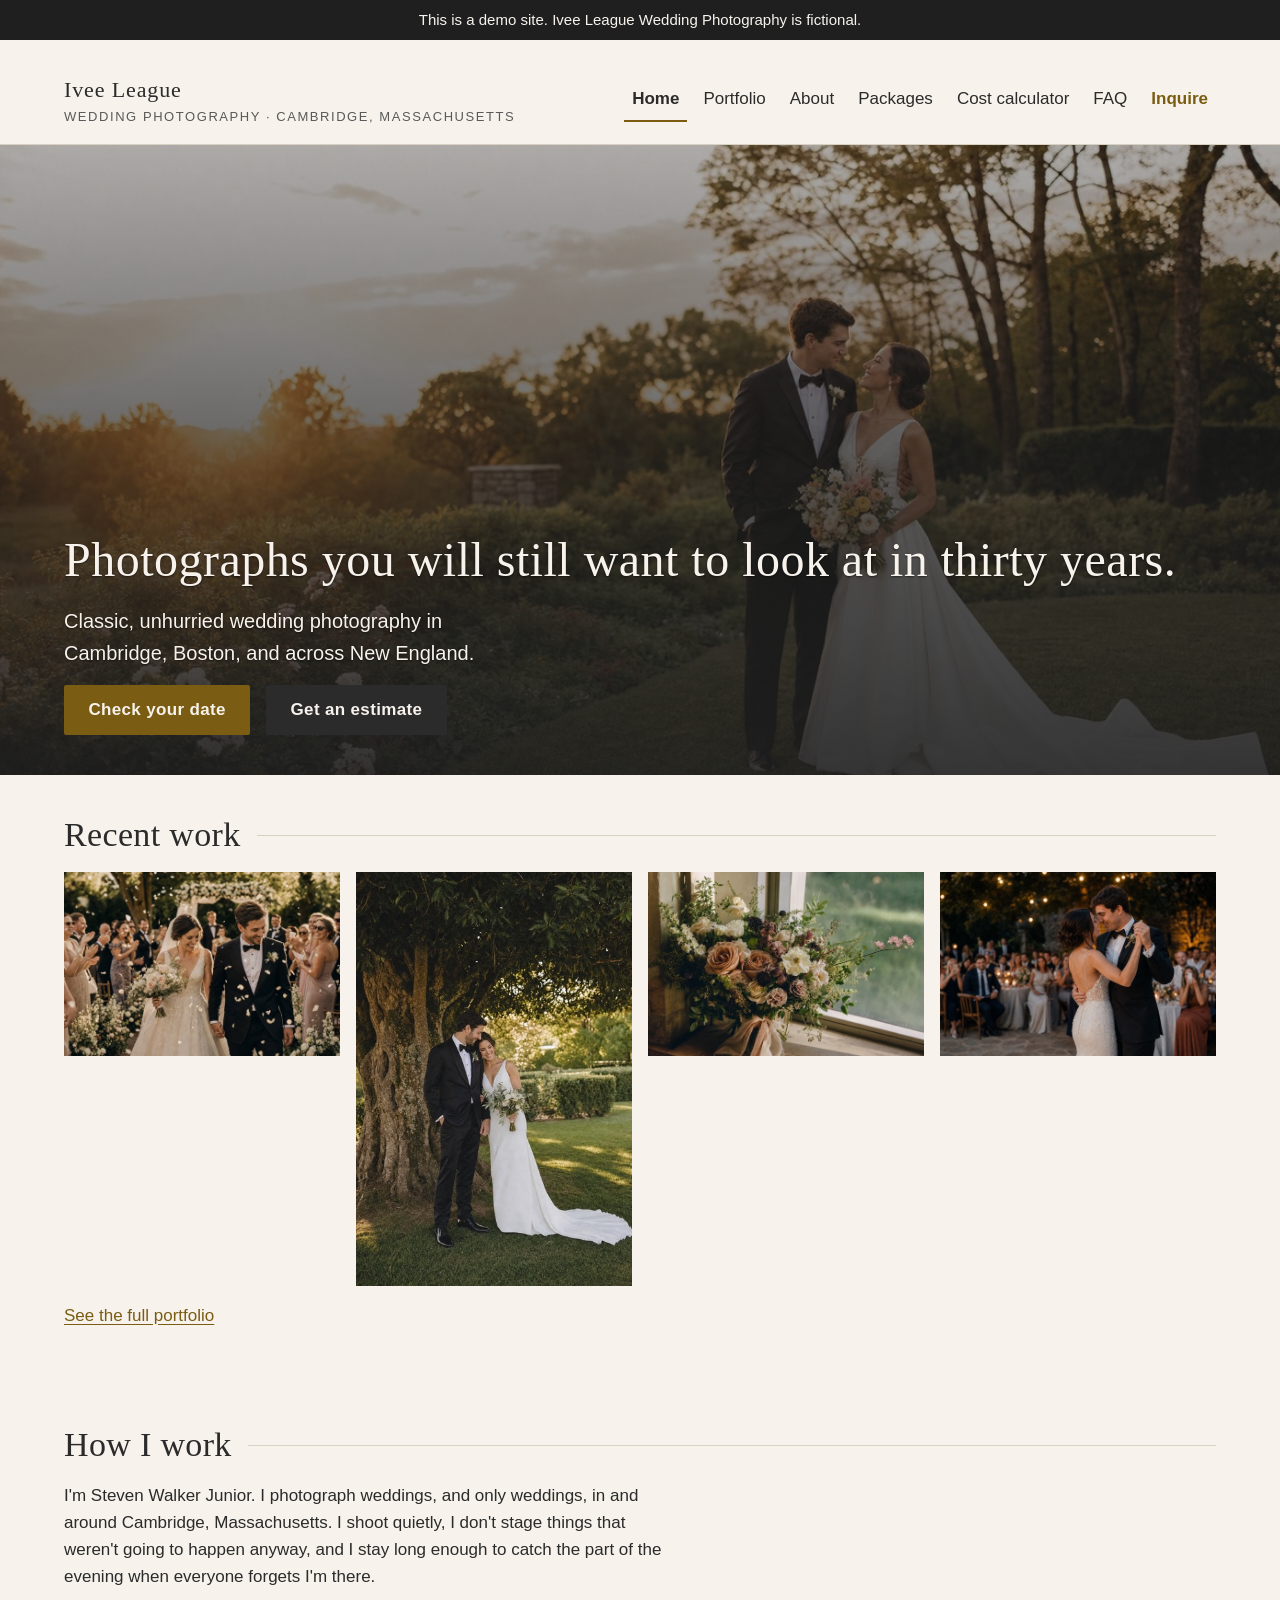
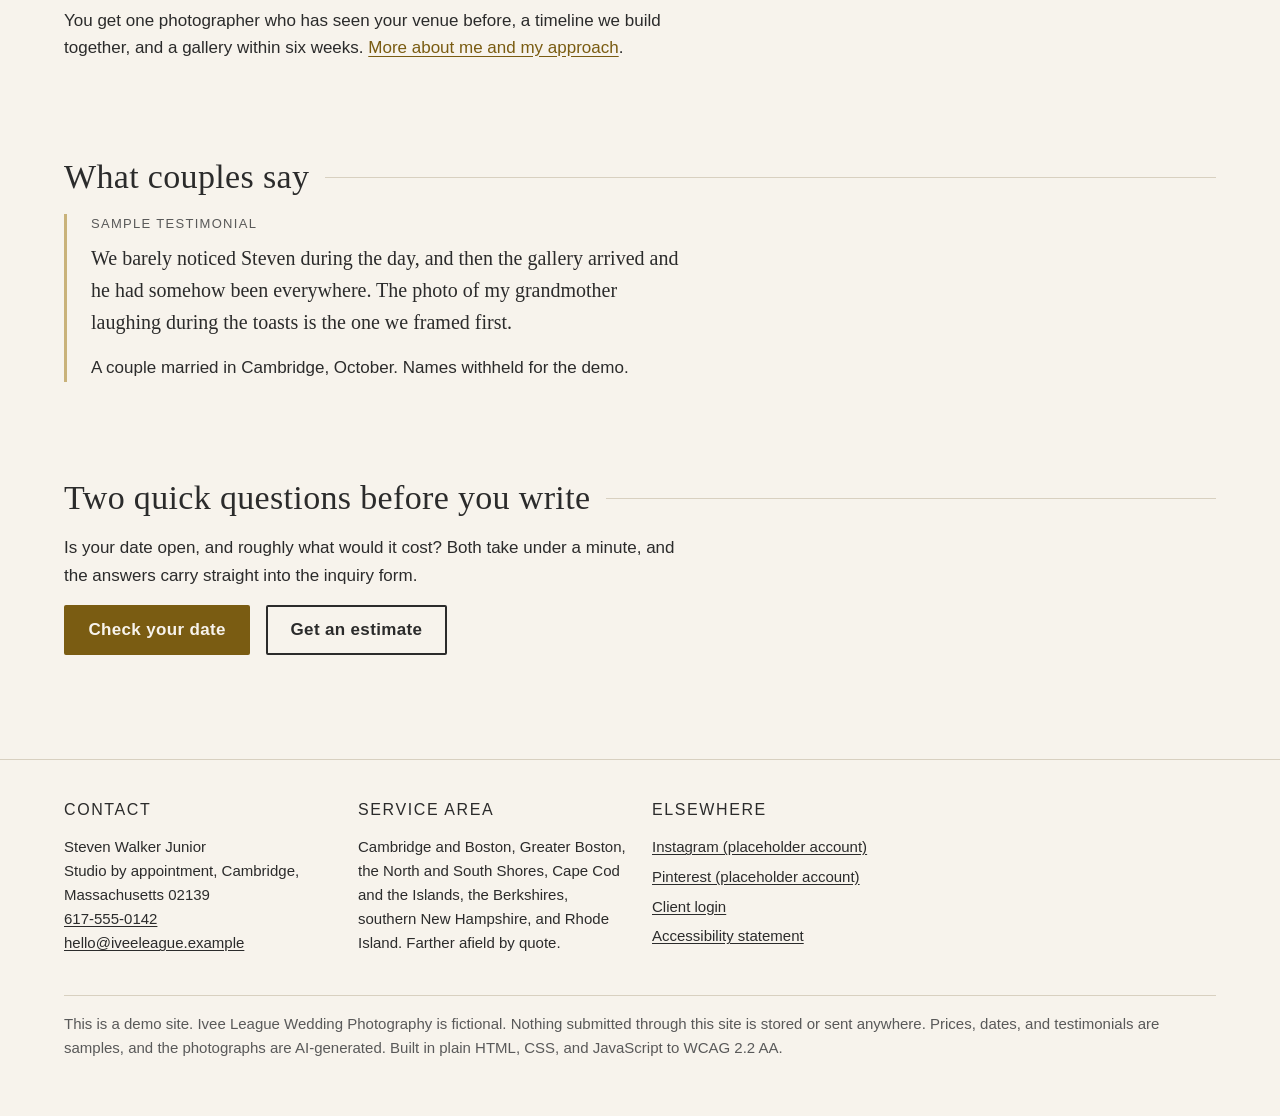
<file: index.html>
<!DOCTYPE html>
<html lang="en">
<head>
  <meta charset="utf-8">
  <meta name="viewport" content="width=device-width, initial-scale=1">
  <title>Home · Ivee League Wedding Photography</title>
  <meta name="description" content="Wedding photography in Cambridge, Massachusetts by Steven Walker Junior. Classic, unhurried photographs of your day. Check your date and get an estimate.">
  <link rel="stylesheet" href="css/site.css">
</head>
<body>
  <a class="skip-link" href="#main">Skip to main content</a>

  <header class="site-header">
    <p class="demo-notice">This is a demo site. Ivee League Wedding Photography is fictional.</p>
    <div class="container">
      <a class="brand" href="index.html">Ivee League <small>Wedding Photography · Cambridge, Massachusetts</small></a>
      <nav class="site-nav" aria-label="Main">
        <ul>
        <li><a href="index.html" aria-current="page">Home</a></li>
        <li><a href="portfolio.html">Portfolio</a></li>
        <li><a href="about.html">About</a></li>
        <li><a href="packages.html">Packages</a></li>
        <li><a href="calculator.html">Cost calculator</a></li>
        <li><a href="faq.html">FAQ</a></li>
        <li><a href="inquire.html" class="nav-cta">Inquire</a></li>
        </ul>
      </nav>
    </div>
  </header>

  <main id="main" tabindex="-1">

    <section class="hero" aria-labelledby="hero-heading">
      <img src="images/hero.jpg" width="1152" height="768" alt="A bride and groom stand close in a garden at sunset, white roses in the foreground and the sun low behind the trees." fetchpriority="high">
      <div class="hero-text">
        <div class="container">
          <h1 id="hero-heading">Photographs you will still want to look at in thirty years.</h1>
          <p>Classic, unhurried wedding photography in Cambridge, Boston, and across New England.</p>
          <div class="cta-row">
            <a class="button button-gold" href="inquire.html#date-checker">Check your date</a>
            <a class="button" href="calculator.html">Get an estimate</a>
          </div>
        </div>
      </div>
    </section>

    <section class="container" aria-labelledby="featured-heading">
      <h2 id="featured-heading" class="section-title">Recent work</h2>
      <ul class="photo-grid">
        <li><figure><img src="images/ceremony-01-600.jpg" srcset="images/ceremony-01-600.jpg 600w, images/ceremony-01.jpg 1152w" sizes="(max-width: 40rem) 100vw, 24rem" data-full="images/ceremony-01.jpg" width="1152" height="768" loading="lazy" alt="Just married, the couple walks back up the aisle laughing as guests on both sides throw petals."></figure></li>
        <li class="portrait"><figure><img src="images/portraits-01-600.jpg" srcset="images/portraits-01-600.jpg 600w, images/portraits-01.jpg 1152w" sizes="(max-width: 40rem) 100vw, 24rem" data-full="images/portraits-01.jpg" width="768" height="1152" loading="lazy" alt="The couple stands beneath a huge old tree, the bride leaning her head toward the groom, her train spread across the lawn."></figure></li>
        <li><figure><img src="images/details-01-600.jpg" srcset="images/details-01-600.jpg 600w, images/details-01.jpg 768w" sizes="(max-width: 40rem) 100vw, 24rem" data-full="images/details-01.jpg" width="768" height="768" loading="lazy" alt="A bouquet of dusty-pink roses, white sweet peas, and trailing greenery rests on a stone windowsill, silk ribbons hanging down."></figure></li>
        <li><figure><img src="images/reception-01-600.jpg" srcset="images/reception-01-600.jpg 600w, images/reception-01.jpg 1152w" sizes="(max-width: 40rem) 100vw, 24rem" data-full="images/reception-01.jpg" width="1152" height="768" loading="lazy" alt="The couple's first dance under strings of lights, foreheads touching, guests watching from candlelit tables."></figure></li>
      </ul>
      <p><a href="portfolio.html">See the full portfolio</a></p>
    </section>

    <section class="container" aria-labelledby="approach-heading">
      <h2 id="approach-heading" class="section-title">How I work</h2>
      <div class="narrow flow">
        <p>I'm Steven Walker Junior. I photograph weddings, and only weddings, in and around Cambridge, Massachusetts. I shoot quietly, I don't stage things that weren't going to happen anyway, and I stay long enough to catch the part of the evening when everyone forgets I'm there.</p>
        <p>You get one photographer who has seen your venue before, a timeline we build together, and a gallery within six weeks. <a href="about.html">More about me and my approach</a>.</p>
      </div>
    </section>

    <section class="container" aria-labelledby="testimonial-heading">
      <h2 id="testimonial-heading" class="section-title">What couples say</h2>
      <figure class="testimonial">
        <span class="label">Sample testimonial</span>
        <blockquote>
          <p>We barely noticed Steven during the day, and then the gallery arrived and he had somehow been everywhere. The photo of my grandmother laughing during the toasts is the one we framed first.</p>
        </blockquote>
        <figcaption>A couple married in Cambridge, October. Names withheld for the demo.</figcaption>
      </figure>
    </section>

    <section class="container" aria-labelledby="next-heading">
      <h2 id="next-heading" class="section-title">Two quick questions before you write</h2>
      <p class="narrow">Is your date open, and roughly what would it cost? Both take under a minute, and the answers carry straight into the inquiry form.</p>
      <div class="cta-row">
        <a class="button button-gold" href="inquire.html#date-checker">Check your date</a>
        <a class="button button-outline" href="calculator.html">Get an estimate</a>
      </div>
    </section>

  </main>

  <footer class="site-footer">
    <div class="container">
      <div>
        <h2>Contact</h2>
        <address>
          Steven Walker Junior<br>
          Studio by appointment, Cambridge, Massachusetts 02139<br>
          <a href="tel:+16175550142">617-555-0142</a><br>
          <a href="mailto:hello@iveeleague.example">hello@iveeleague.example</a>
        </address>
      </div>
      <div>
        <h2>Service area</h2>
        <p>Cambridge and Boston, Greater Boston, the North and South Shores, Cape Cod and the Islands, the Berkshires, southern New Hampshire, and Rhode Island. Farther afield by quote.</p>
      </div>
      <div>
        <h2>Elsewhere</h2>
        <ul>
          <li><a href="https://www.instagram.com/iveeleague.demo">Instagram (placeholder account)</a></li>
          <li><a href="https://www.pinterest.com/iveeleaguedemo">Pinterest (placeholder account)</a></li>
          <li><a href="client-login.html">Client login</a></li>
          <li><a href="accessibility.html">Accessibility statement</a></li>
        </ul>
      </div>
      <p class="footer-legal">This is a demo site. Ivee League Wedding Photography is fictional. Nothing submitted through this site is stored or sent anywhere. Prices, dates, and testimonials are samples, and the photographs are AI-generated. Built in plain HTML, CSS, and JavaScript to WCAG 2.2 AA.</p>
    </div>
  </footer>
</body>
</html>
</file>
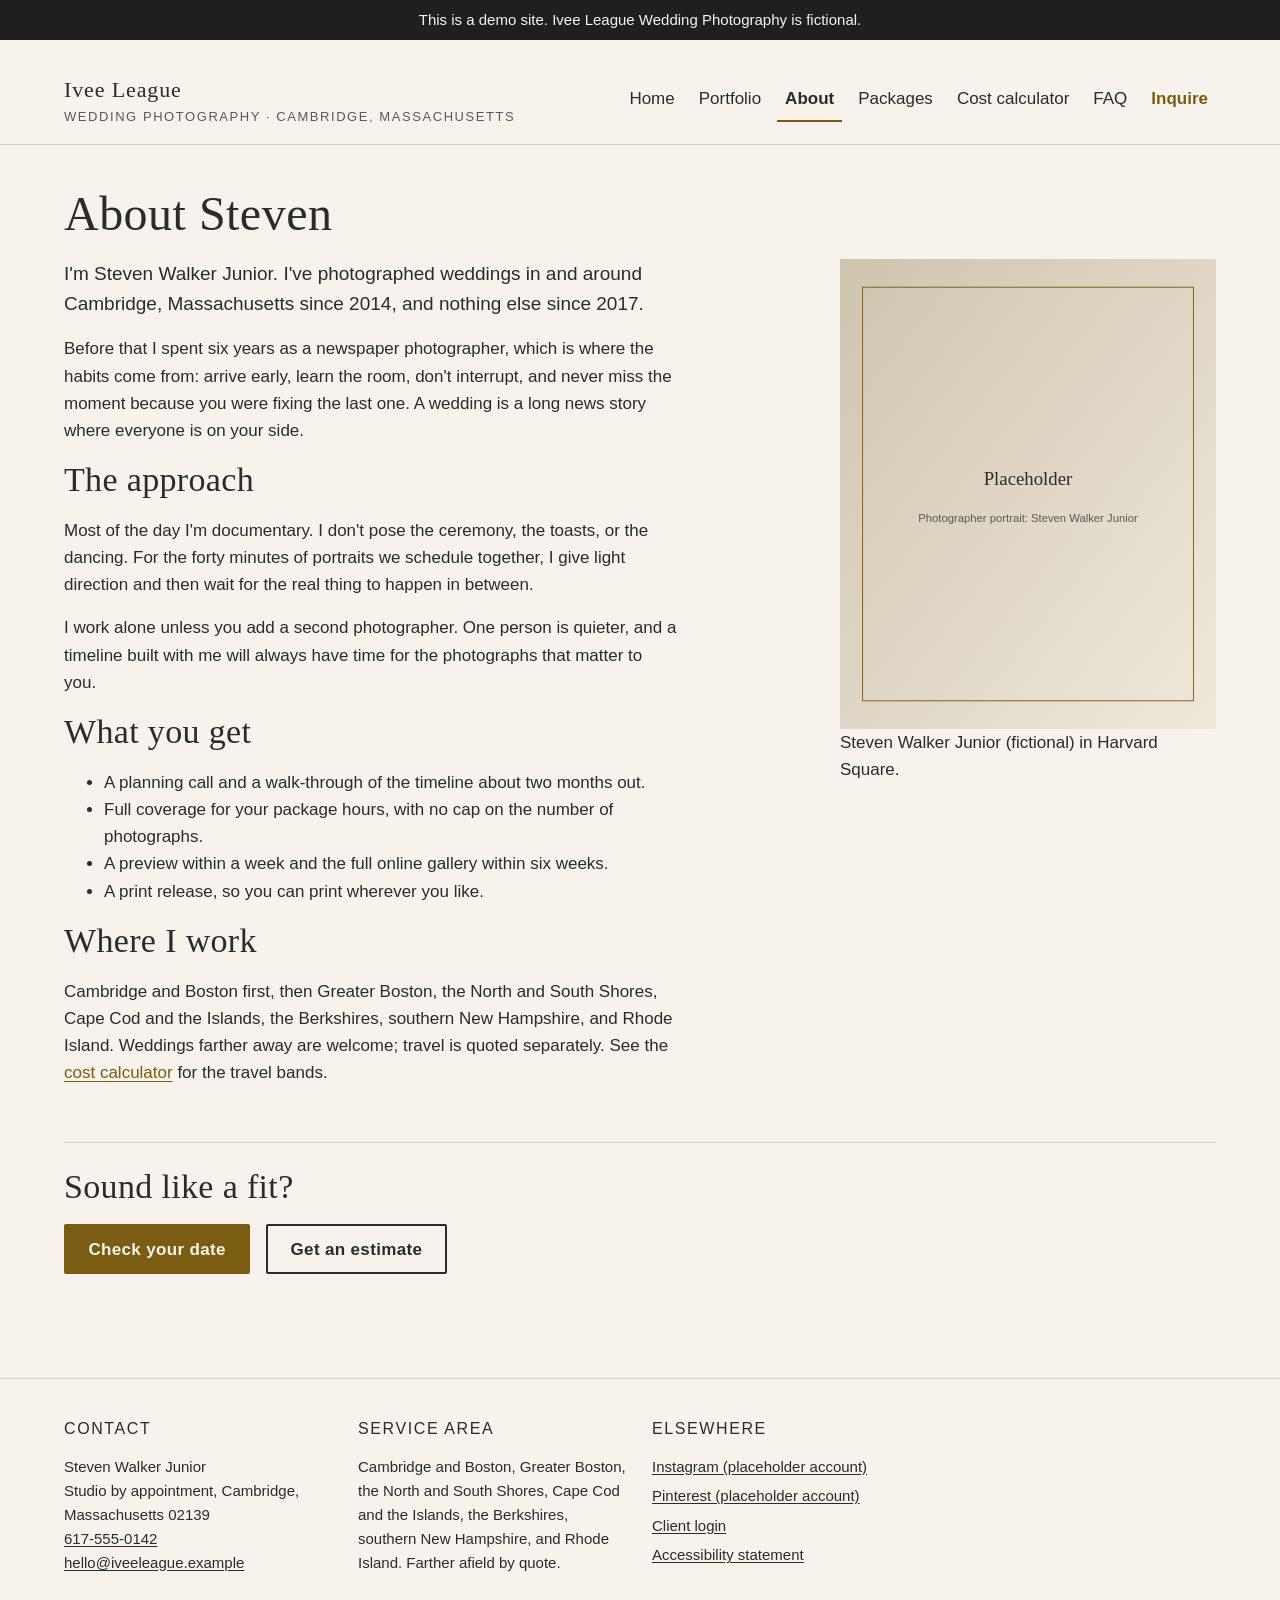
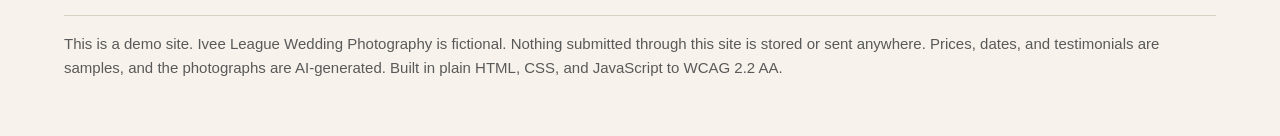
<file: about.html>
<!DOCTYPE html>
<html lang="en">
<head>
  <meta charset="utf-8">
  <meta name="viewport" content="width=device-width, initial-scale=1">
  <title>About · Ivee League Wedding Photography</title>
  <meta name="description" content="About Steven Walker Junior, a wedding photographer based in Cambridge, Massachusetts: his approach, his background, and where he works.">
  <link rel="stylesheet" href="css/site.css">
</head>
<body>
  <a class="skip-link" href="#main">Skip to main content</a>

  <header class="site-header">
    <p class="demo-notice">This is a demo site. Ivee League Wedding Photography is fictional.</p>
    <div class="container">
      <a class="brand" href="index.html">Ivee League <small>Wedding Photography · Cambridge, Massachusetts</small></a>
      <nav class="site-nav" aria-label="Main">
        <ul>
        <li><a href="index.html">Home</a></li>
        <li><a href="portfolio.html">Portfolio</a></li>
        <li><a href="about.html" aria-current="page">About</a></li>
        <li><a href="packages.html">Packages</a></li>
        <li><a href="calculator.html">Cost calculator</a></li>
        <li><a href="faq.html">FAQ</a></li>
        <li><a href="inquire.html" class="nav-cta">Inquire</a></li>
        </ul>
      </nav>
    </div>
  </header>

  <main id="main" tabindex="-1">

    <section class="container">
      <h1>About Steven</h1>
      <div class="about-grid">
        <div class="flow narrow">
          <p class="lede">I'm Steven Walker Junior. I've photographed weddings in and around Cambridge, Massachusetts since 2014, and nothing else since 2017.</p>
          <p>Before that I spent six years as a newspaper photographer, which is where the habits come from: arrive early, learn the room, don't interrupt, and never miss the moment because you were fixing the last one. A wedding is a long news story where everyone is on your side.</p>
          <h2>The approach</h2>
          <p>Most of the day I'm documentary. I don't pose the ceremony, the toasts, or the dancing. For the forty minutes of portraits we schedule together, I give light direction and then wait for the real thing to happen in between.</p>
          <p>I work alone unless you add a second photographer. One person is quieter, and a timeline built with me will always have time for the photographs that matter to you.</p>
          <h2>What you get</h2>
          <ul>
            <li>A planning call and a walk-through of the timeline about two months out.</li>
            <li>Full coverage for your package hours, with no cap on the number of photographs.</li>
            <li>A preview within a week and the full online gallery within six weeks.</li>
            <li>A print release, so you can print wherever you like.</li>
          </ul>
          <h2>Where I work</h2>
          <p>Cambridge and Boston first, then Greater Boston, the North and South Shores, Cape Cod and the Islands, the Berkshires, southern New Hampshire, and Rhode Island. Weddings farther away are welcome; travel is quoted separately. See the <a href="calculator.html">cost calculator</a> for the travel bands.</p>
        </div>
        <figure>
          <img src="images/photographer.svg" width="800" height="1000" alt="Steven Walker Junior, a man in his forties with close-cropped grey hair and a dark jacket, holding a camera at his side and squinting slightly into the sun outside a brick building.">
          <figcaption>Steven Walker Junior (fictional) in Harvard Square.</figcaption>
        </figure>
      </div>
    </section>

    <section class="container rule-top" aria-labelledby="about-next">
      <h2 id="about-next">Sound like a fit?</h2>
      <div class="cta-row">
        <a class="button button-gold" href="inquire.html#date-checker">Check your date</a>
        <a class="button button-outline" href="calculator.html">Get an estimate</a>
      </div>
    </section>

  </main>

  <footer class="site-footer">
    <div class="container">
      <div>
        <h2>Contact</h2>
        <address>
          Steven Walker Junior<br>
          Studio by appointment, Cambridge, Massachusetts 02139<br>
          <a href="tel:+16175550142">617-555-0142</a><br>
          <a href="mailto:hello@iveeleague.example">hello@iveeleague.example</a>
        </address>
      </div>
      <div>
        <h2>Service area</h2>
        <p>Cambridge and Boston, Greater Boston, the North and South Shores, Cape Cod and the Islands, the Berkshires, southern New Hampshire, and Rhode Island. Farther afield by quote.</p>
      </div>
      <div>
        <h2>Elsewhere</h2>
        <ul>
          <li><a href="https://www.instagram.com/iveeleague.demo">Instagram (placeholder account)</a></li>
          <li><a href="https://www.pinterest.com/iveeleaguedemo">Pinterest (placeholder account)</a></li>
          <li><a href="client-login.html">Client login</a></li>
          <li><a href="accessibility.html">Accessibility statement</a></li>
        </ul>
      </div>
      <p class="footer-legal">This is a demo site. Ivee League Wedding Photography is fictional. Nothing submitted through this site is stored or sent anywhere. Prices, dates, and testimonials are samples, and the photographs are AI-generated. Built in plain HTML, CSS, and JavaScript to WCAG 2.2 AA.</p>
    </div>
  </footer>
</body>
</html>
</file>
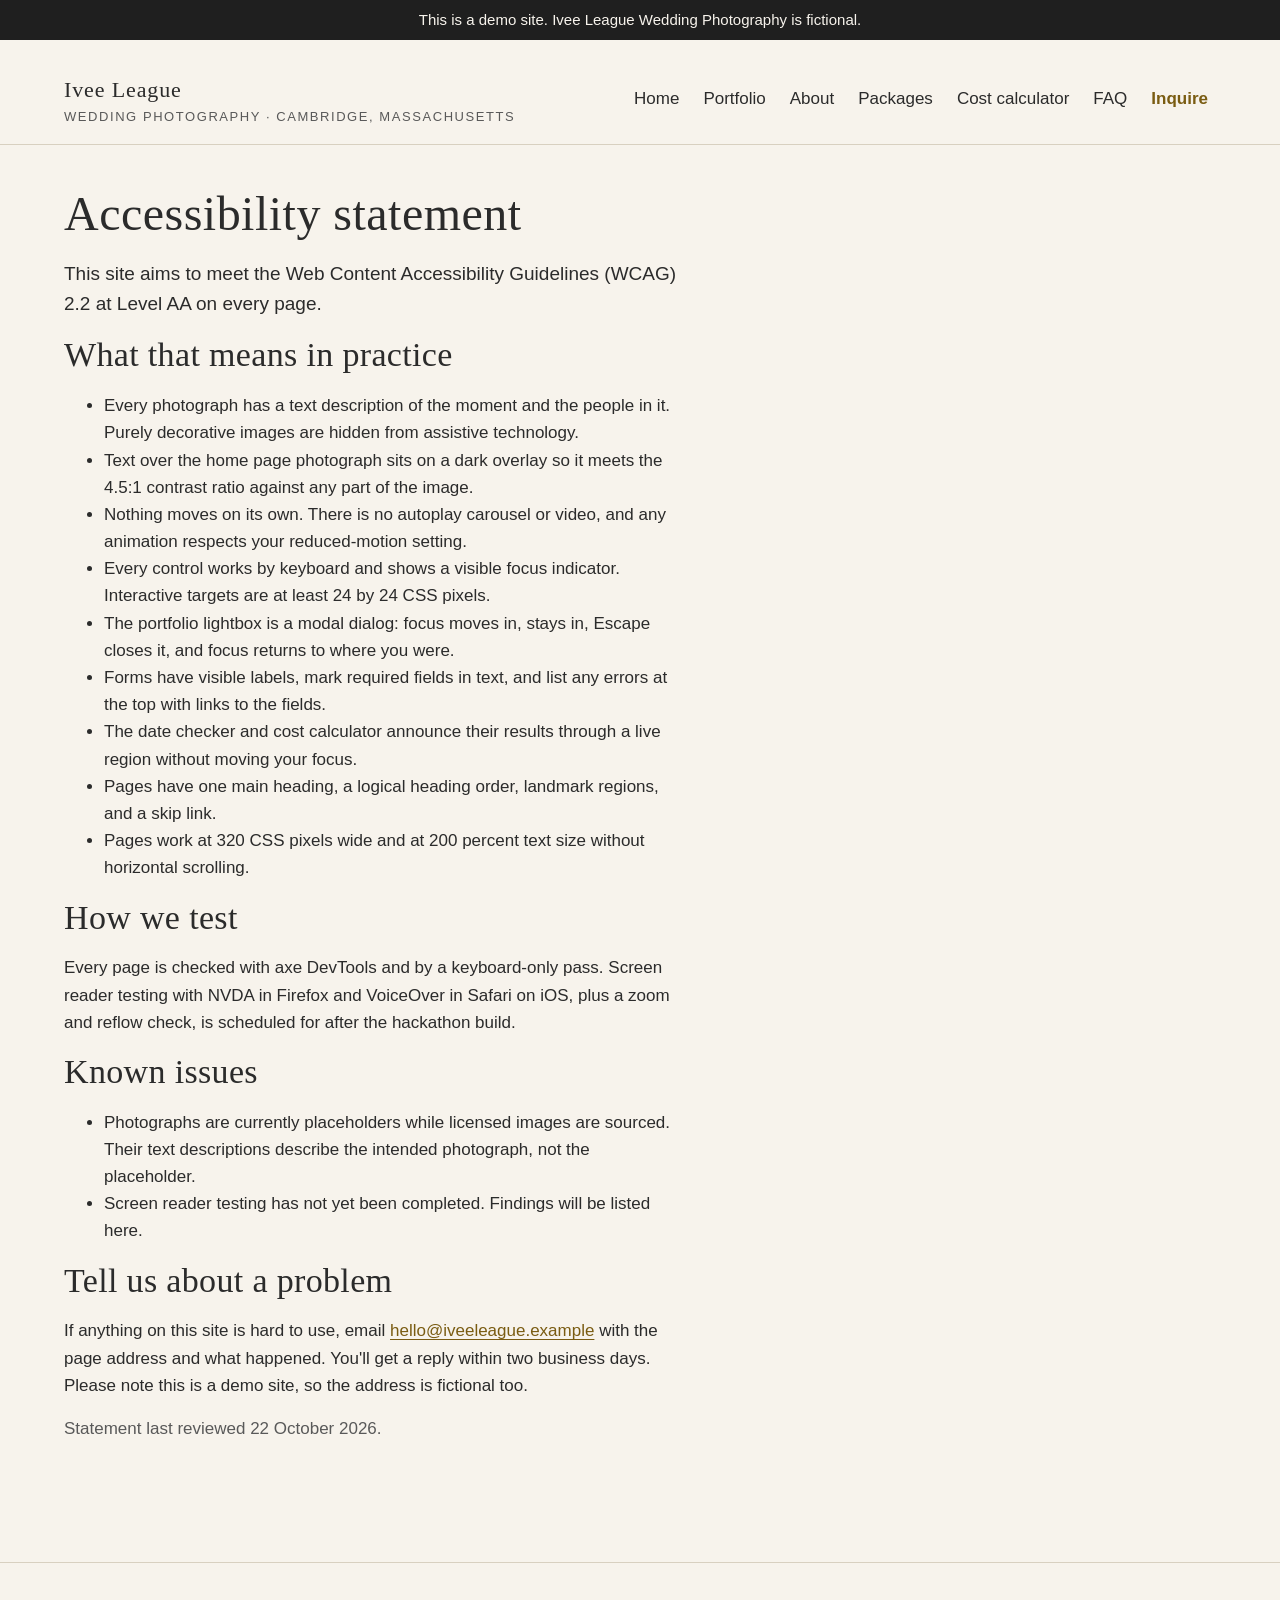
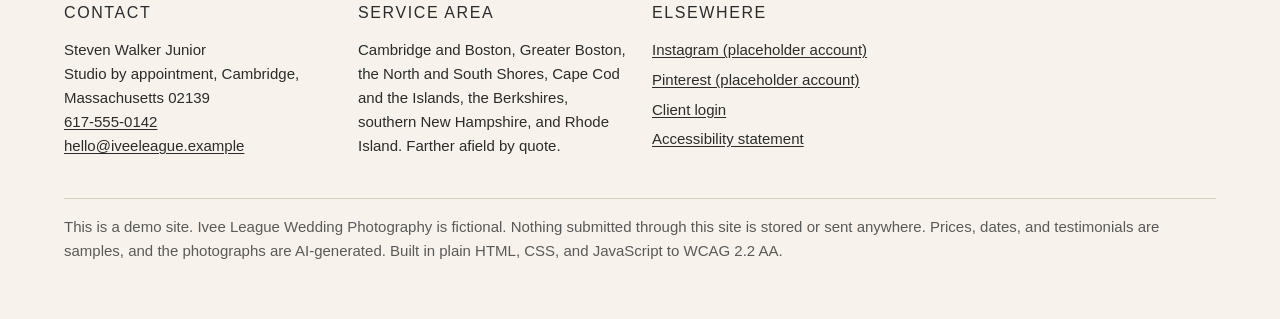
<file: accessibility.html>
<!DOCTYPE html>
<html lang="en">
<head>
  <meta charset="utf-8">
  <meta name="viewport" content="width=device-width, initial-scale=1">
  <title>Accessibility statement · Ivee League Wedding Photography</title>
  <meta name="description" content="Ivee League Wedding Photography aims for WCAG 2.2 Level AA on every page. Known issues and how to report a problem.">
  <link rel="stylesheet" href="css/site.css">
</head>
<body>
  <a class="skip-link" href="#main">Skip to main content</a>

  <header class="site-header">
    <p class="demo-notice">This is a demo site. Ivee League Wedding Photography is fictional.</p>
    <div class="container">
      <a class="brand" href="index.html">Ivee League <small>Wedding Photography · Cambridge, Massachusetts</small></a>
      <nav class="site-nav" aria-label="Main">
        <ul>
        <li><a href="index.html">Home</a></li>
        <li><a href="portfolio.html">Portfolio</a></li>
        <li><a href="about.html">About</a></li>
        <li><a href="packages.html">Packages</a></li>
        <li><a href="calculator.html">Cost calculator</a></li>
        <li><a href="faq.html">FAQ</a></li>
        <li><a href="inquire.html" class="nav-cta">Inquire</a></li>
        </ul>
      </nav>
    </div>
  </header>

  <main id="main" tabindex="-1">

    <section class="container">
      <h1>Accessibility statement</h1>
      <div class="narrow flow">
        <p class="lede">This site aims to meet the Web Content Accessibility Guidelines (WCAG) 2.2 at Level AA on every page.</p>

        <h2>What that means in practice</h2>
        <ul>
          <li>Every photograph has a text description of the moment and the people in it. Purely decorative images are hidden from assistive technology.</li>
          <li>Text over the home page photograph sits on a dark overlay so it meets the 4.5:1 contrast ratio against any part of the image.</li>
          <li>Nothing moves on its own. There is no autoplay carousel or video, and any animation respects your reduced-motion setting.</li>
          <li>Every control works by keyboard and shows a visible focus indicator. Interactive targets are at least 24 by 24 CSS pixels.</li>
          <li>The portfolio lightbox is a modal dialog: focus moves in, stays in, Escape closes it, and focus returns to where you were.</li>
          <li>Forms have visible labels, mark required fields in text, and list any errors at the top with links to the fields.</li>
          <li>The date checker and cost calculator announce their results through a live region without moving your focus.</li>
          <li>Pages have one main heading, a logical heading order, landmark regions, and a skip link.</li>
          <li>Pages work at 320 CSS pixels wide and at 200 percent text size without horizontal scrolling.</li>
        </ul>

        <h2>How we test</h2>
        <p>Every page is checked with axe DevTools and by a keyboard-only pass. Screen reader testing with NVDA in Firefox and VoiceOver in Safari on iOS, plus a zoom and reflow check, is scheduled for after the hackathon build.</p>

        <h2>Known issues</h2>
        <ul>
          <li>Photographs are currently placeholders while licensed images are sourced. Their text descriptions describe the intended photograph, not the placeholder.</li>
          <li>Screen reader testing has not yet been completed. Findings will be listed here.</li>
        </ul>

        <h2>Tell us about a problem</h2>
        <p>If anything on this site is hard to use, email <a href="mailto:hello@iveeleague.example?subject=Website%20accessibility">hello@iveeleague.example</a> with the page address and what happened. You'll get a reply within two business days. Please note this is a demo site, so the address is fictional too.</p>

        <p class="muted">Statement last reviewed 22 October 2026.</p>
      </div>
    </section>

  </main>

  <footer class="site-footer">
    <div class="container">
      <div>
        <h2>Contact</h2>
        <address>
          Steven Walker Junior<br>
          Studio by appointment, Cambridge, Massachusetts 02139<br>
          <a href="tel:+16175550142">617-555-0142</a><br>
          <a href="mailto:hello@iveeleague.example">hello@iveeleague.example</a>
        </address>
      </div>
      <div>
        <h2>Service area</h2>
        <p>Cambridge and Boston, Greater Boston, the North and South Shores, Cape Cod and the Islands, the Berkshires, southern New Hampshire, and Rhode Island. Farther afield by quote.</p>
      </div>
      <div>
        <h2>Elsewhere</h2>
        <ul>
          <li><a href="https://www.instagram.com/iveeleague.demo">Instagram (placeholder account)</a></li>
          <li><a href="https://www.pinterest.com/iveeleaguedemo">Pinterest (placeholder account)</a></li>
          <li><a href="client-login.html">Client login</a></li>
          <li><a href="accessibility.html">Accessibility statement</a></li>
        </ul>
      </div>
      <p class="footer-legal">This is a demo site. Ivee League Wedding Photography is fictional. Nothing submitted through this site is stored or sent anywhere. Prices, dates, and testimonials are samples, and the photographs are AI-generated. Built in plain HTML, CSS, and JavaScript to WCAG 2.2 AA.</p>
    </div>
  </footer>
</body>
</html>
</file>
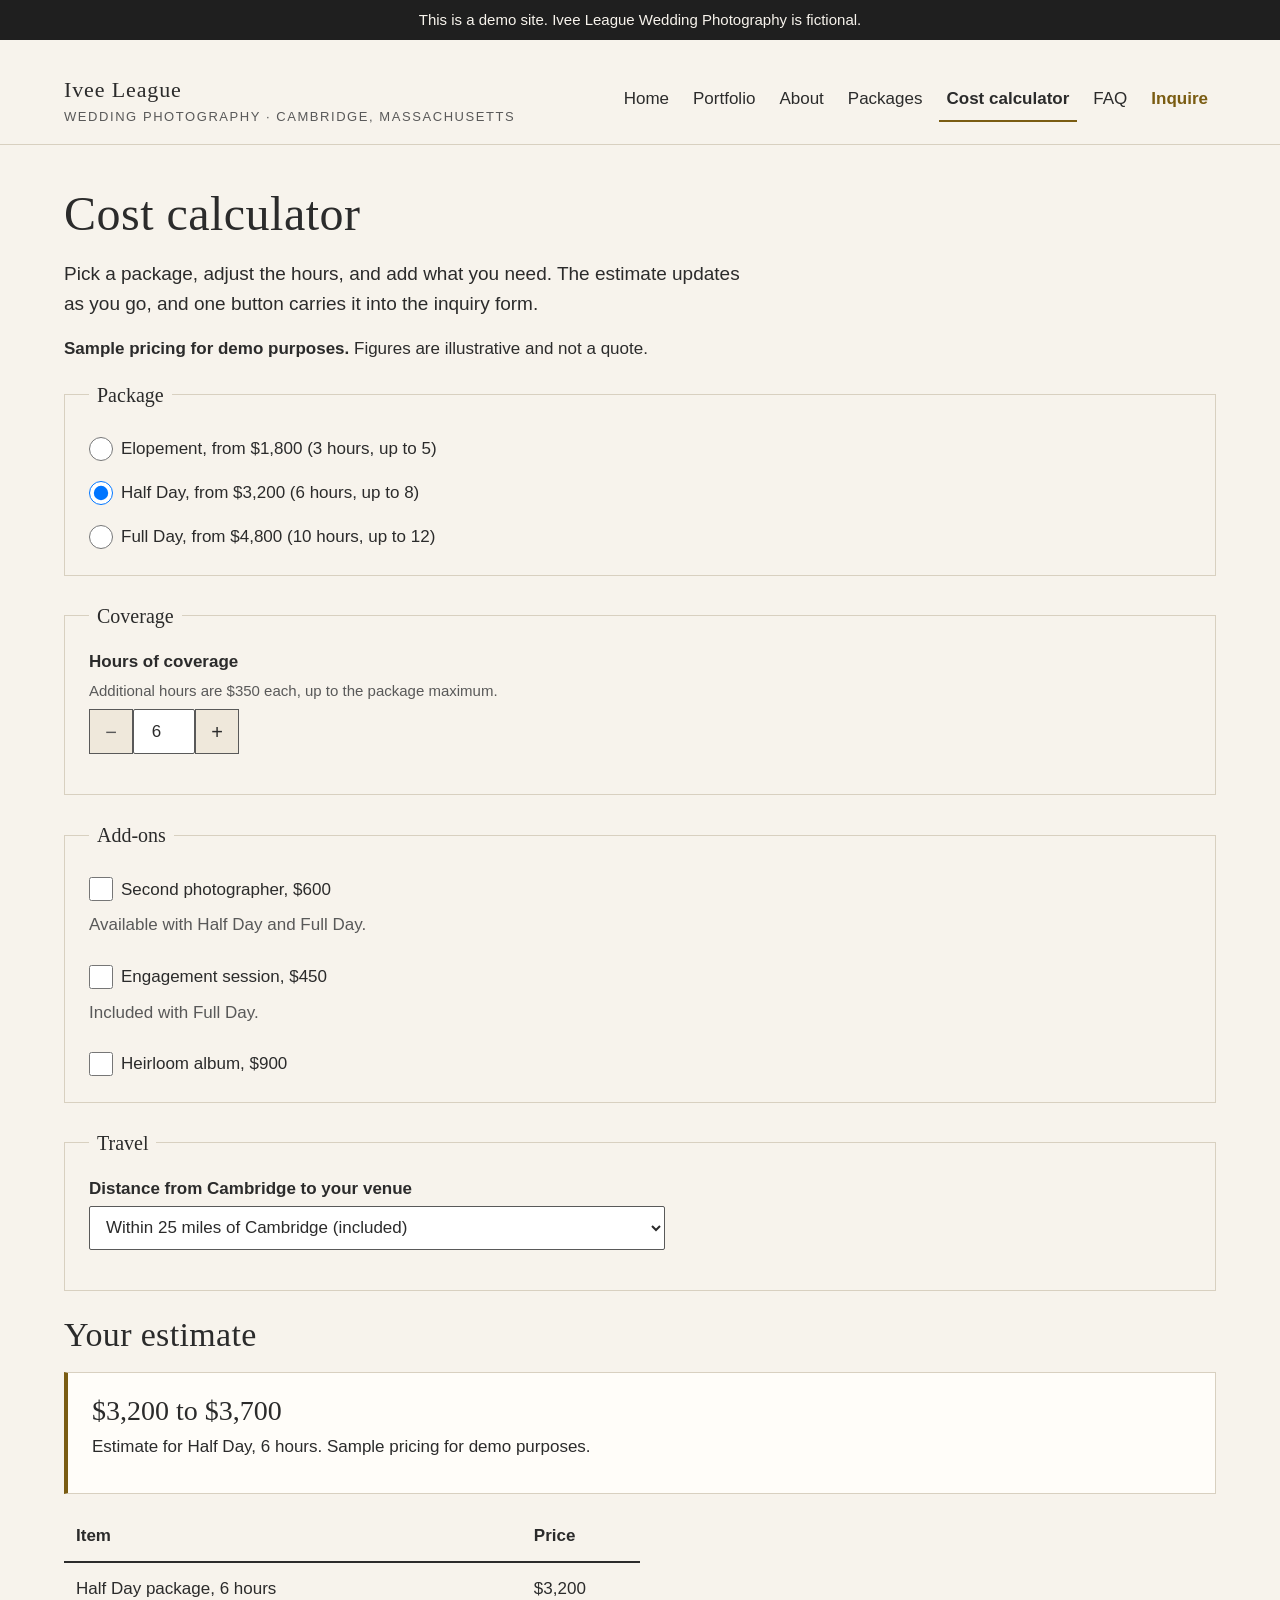
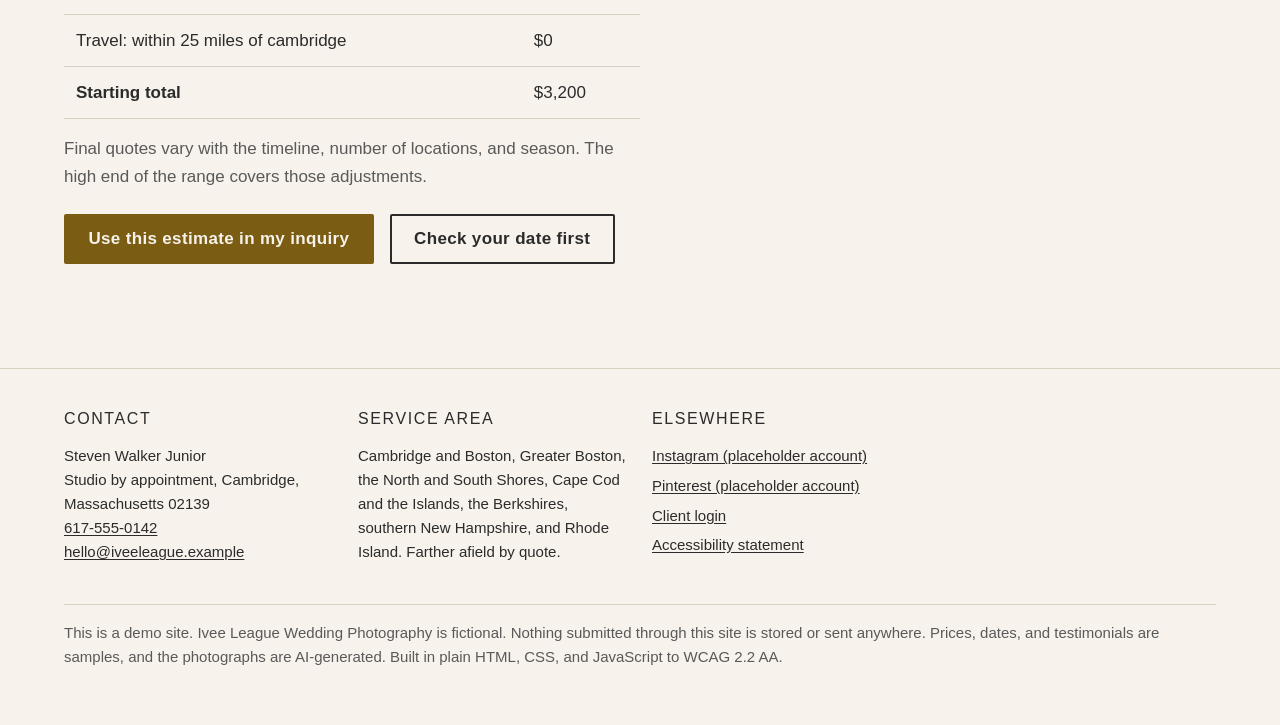
<file: calculator.html>
<!DOCTYPE html>
<html lang="en">
<head>
  <meta charset="utf-8">
  <meta name="viewport" content="width=device-width, initial-scale=1">
  <title>Cost calculator · Ivee League Wedding Photography</title>
  <meta name="description" content="Estimate the cost of wedding photography with Ivee League: choose a package, hours, add-ons, and travel, then carry the estimate into your inquiry. Sample pricing.">
  <link rel="stylesheet" href="css/site.css">
</head>
<body>
  <a class="skip-link" href="#main">Skip to main content</a>

  <header class="site-header">
    <p class="demo-notice">This is a demo site. Ivee League Wedding Photography is fictional.</p>
    <div class="container">
      <a class="brand" href="index.html">Ivee League <small>Wedding Photography · Cambridge, Massachusetts</small></a>
      <nav class="site-nav" aria-label="Main">
        <ul>
        <li><a href="index.html">Home</a></li>
        <li><a href="portfolio.html">Portfolio</a></li>
        <li><a href="about.html">About</a></li>
        <li><a href="packages.html">Packages</a></li>
        <li><a href="calculator.html" aria-current="page">Cost calculator</a></li>
        <li><a href="faq.html">FAQ</a></li>
        <li><a href="inquire.html" class="nav-cta">Inquire</a></li>
        </ul>
      </nav>
    </div>
  </header>

  <main id="main" tabindex="-1">

    <section class="container">
      <h1>Cost calculator</h1>
      <p class="lede">Pick a package, adjust the hours, and add what you need. The estimate updates as you go, and one button carries it into the inquiry form.</p>
      <p><strong>Sample pricing for demo purposes.</strong> Figures are illustrative and not a quote.</p>

      <!-- Without JavaScript this still submits the selections to the inquiry page as URL parameters. -->
      <form id="calc-form" action="inquire.html" method="get">
        <fieldset>
          <legend>Package</legend>
          <label class="choice"><input type="radio" name="package" value="elopement"> Elopement, from $1,800 (3 hours, up to 5)</label>
          <label class="choice"><input type="radio" name="package" value="half-day" checked> Half Day, from $3,200 (6 hours, up to 8)</label>
          <label class="choice"><input type="radio" name="package" value="full-day"> Full Day, from $4,800 (10 hours, up to 12)</label>
        </fieldset>

        <fieldset>
          <legend>Coverage</legend>
          <div class="field">
            <label for="hours">Hours of coverage</label>
            <span class="hint" id="hours-hint">Additional hours are $350 each, up to the package maximum.</span>
            <div class="stepper">
              <button type="button" id="hours-down" aria-label="One hour less" aria-controls="hours" hidden>−</button>
              <input type="number" id="hours" name="hours" inputmode="numeric" value="6" min="3" max="12" step="1" aria-describedby="hours-hint">
              <button type="button" id="hours-up" aria-label="One hour more" aria-controls="hours" hidden>+</button>
            </div>
          </div>
        </fieldset>

        <fieldset>
          <legend>Add-ons</legend>
          <label class="choice"><input type="checkbox" id="second" name="second" value="1" aria-describedby="second-hint"> Second photographer, $600</label>
          <p class="hint muted" id="second-hint">Available with Half Day and Full Day.</p>
          <label class="choice"><input type="checkbox" id="engagement" name="engagement" value="1" aria-describedby="engagement-hint"> Engagement session, $450</label>
          <p class="hint muted" id="engagement-hint">Included with Full Day.</p>
          <label class="choice"><input type="checkbox" id="album" name="album" value="1"> Heirloom album, $900</label>
        </fieldset>

        <fieldset>
          <legend>Travel</legend>
          <div class="field">
            <label for="travel">Distance from Cambridge to your venue</label>
            <select id="travel" name="travel">
              <option value="local">Within 25 miles of Cambridge (included)</option>
              <option value="regional">25 to 60 miles: North Shore, South Shore, Worcester, southern New Hampshire ($150)</option>
              <option value="extended">60 to 120 miles: Cape Cod, Rhode Island, the Berkshires ($350)</option>
              <option value="far">More than 120 miles: the Islands, Vermont, Maine, out of state ($600, lodging quoted separately)</option>
            </select>
          </div>
        </fieldset>

        <h2 id="estimate-heading">Your estimate</h2>
        <!-- Polite region, updated on change rather than every keystroke. -->
        <div id="estimate" class="result" aria-live="polite"></div>
        <noscript><p>The live estimate needs JavaScript. You can still send these selections to the inquiry form and Steven will price them for you.</p></noscript>

        <div class="cta-row">
          <button type="submit" class="button button-gold">Use this estimate in my inquiry</button>
          <a class="button button-outline" id="check-date-link" href="inquire.html#date-checker">Check your date first</a>
        </div>
      </form>
    </section>

  </main>

  <footer class="site-footer">
    <div class="container">
      <div>
        <h2>Contact</h2>
        <address>
          Steven Walker Junior<br>
          Studio by appointment, Cambridge, Massachusetts 02139<br>
          <a href="tel:+16175550142">617-555-0142</a><br>
          <a href="mailto:hello@iveeleague.example">hello@iveeleague.example</a>
        </address>
      </div>
      <div>
        <h2>Service area</h2>
        <p>Cambridge and Boston, Greater Boston, the North and South Shores, Cape Cod and the Islands, the Berkshires, southern New Hampshire, and Rhode Island. Farther afield by quote.</p>
      </div>
      <div>
        <h2>Elsewhere</h2>
        <ul>
          <li><a href="https://www.instagram.com/iveeleague.demo">Instagram (placeholder account)</a></li>
          <li><a href="https://www.pinterest.com/iveeleaguedemo">Pinterest (placeholder account)</a></li>
          <li><a href="client-login.html">Client login</a></li>
          <li><a href="accessibility.html">Accessibility statement</a></li>
        </ul>
      </div>
      <p class="footer-legal">This is a demo site. Ivee League Wedding Photography is fictional. Nothing submitted through this site is stored or sent anywhere. Prices, dates, and testimonials are samples, and the photographs are AI-generated. Built in plain HTML, CSS, and JavaScript to WCAG 2.2 AA.</p>
    </div>
  </footer>
  <script type="module" src="js/calculator.js"></script>
</body>
</html>
</file>
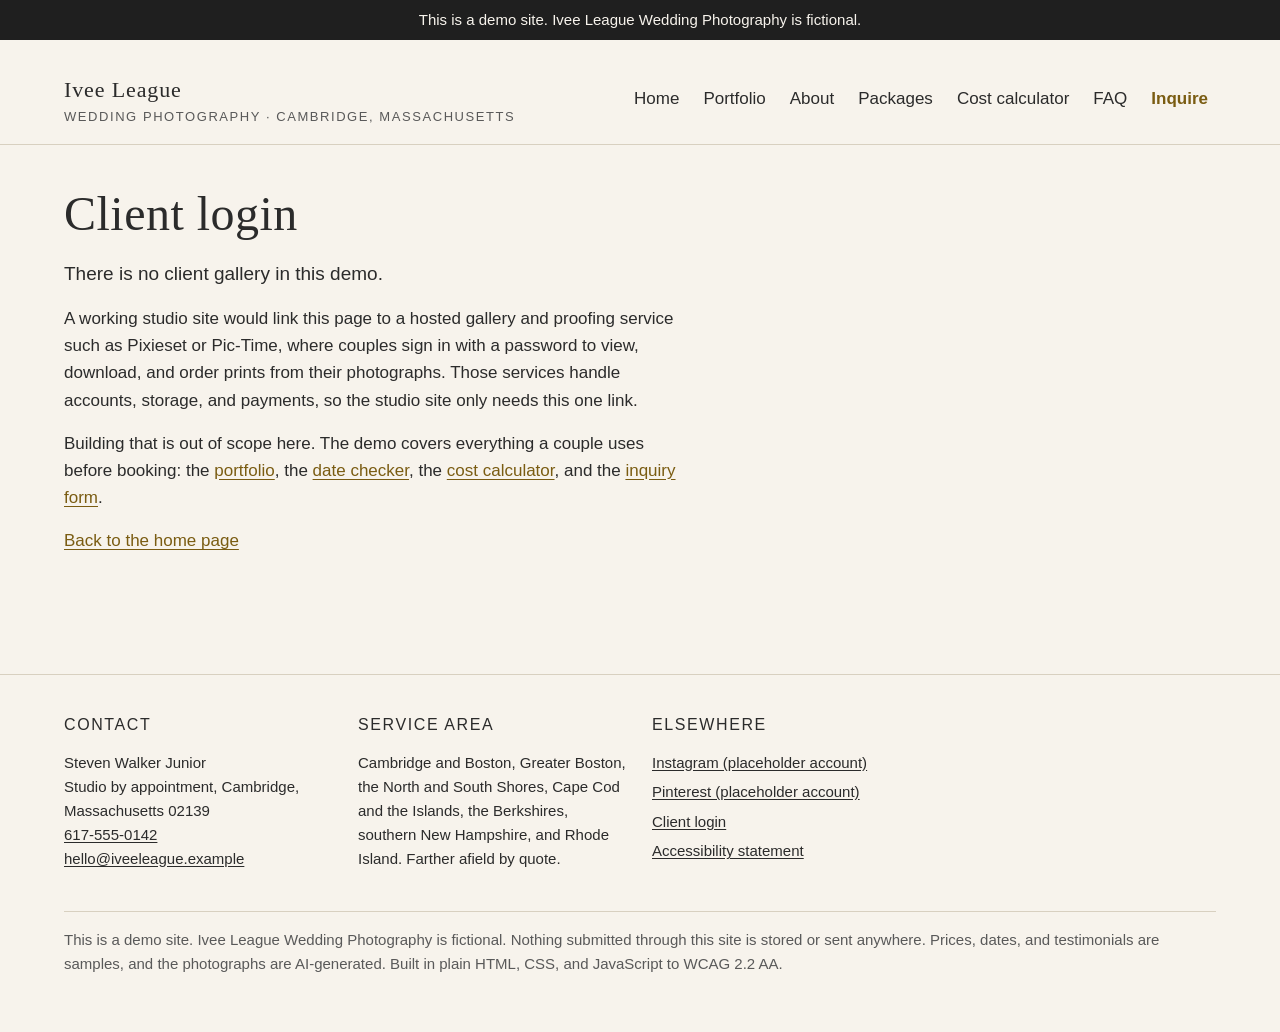
<file: client-login.html>
<!DOCTYPE html>
<html lang="en">
<head>
  <meta charset="utf-8">
  <meta name="viewport" content="width=device-width, initial-scale=1">
  <title>Client login · Ivee League Wedding Photography</title>
  <meta name="description" content="The client gallery is outside the scope of this demo. A real studio would use a hosted proofing service.">
  <link rel="stylesheet" href="css/site.css">
</head>
<body>
  <a class="skip-link" href="#main">Skip to main content</a>

  <header class="site-header">
    <p class="demo-notice">This is a demo site. Ivee League Wedding Photography is fictional.</p>
    <div class="container">
      <a class="brand" href="index.html">Ivee League <small>Wedding Photography · Cambridge, Massachusetts</small></a>
      <nav class="site-nav" aria-label="Main">
        <ul>
        <li><a href="index.html">Home</a></li>
        <li><a href="portfolio.html">Portfolio</a></li>
        <li><a href="about.html">About</a></li>
        <li><a href="packages.html">Packages</a></li>
        <li><a href="calculator.html">Cost calculator</a></li>
        <li><a href="faq.html">FAQ</a></li>
        <li><a href="inquire.html" class="nav-cta">Inquire</a></li>
        </ul>
      </nav>
    </div>
  </header>

  <main id="main" tabindex="-1">

    <section class="container">
      <h1>Client login</h1>
      <div class="narrow flow">
        <p class="lede">There is no client gallery in this demo.</p>
        <p>A working studio site would link this page to a hosted gallery and proofing service such as Pixieset or Pic-Time, where couples sign in with a password to view, download, and order prints from their photographs. Those services handle accounts, storage, and payments, so the studio site only needs this one link.</p>
        <p>Building that is out of scope here. The demo covers everything a couple uses before booking: the <a href="portfolio.html">portfolio</a>, the <a href="inquire.html#date-checker">date checker</a>, the <a href="calculator.html">cost calculator</a>, and the <a href="inquire.html">inquiry form</a>.</p>
        <p><a href="index.html">Back to the home page</a></p>
      </div>
    </section>

  </main>

  <footer class="site-footer">
    <div class="container">
      <div>
        <h2>Contact</h2>
        <address>
          Steven Walker Junior<br>
          Studio by appointment, Cambridge, Massachusetts 02139<br>
          <a href="tel:+16175550142">617-555-0142</a><br>
          <a href="mailto:hello@iveeleague.example">hello@iveeleague.example</a>
        </address>
      </div>
      <div>
        <h2>Service area</h2>
        <p>Cambridge and Boston, Greater Boston, the North and South Shores, Cape Cod and the Islands, the Berkshires, southern New Hampshire, and Rhode Island. Farther afield by quote.</p>
      </div>
      <div>
        <h2>Elsewhere</h2>
        <ul>
          <li><a href="https://www.instagram.com/iveeleague.demo">Instagram (placeholder account)</a></li>
          <li><a href="https://www.pinterest.com/iveeleaguedemo">Pinterest (placeholder account)</a></li>
          <li><a href="client-login.html">Client login</a></li>
          <li><a href="accessibility.html">Accessibility statement</a></li>
        </ul>
      </div>
      <p class="footer-legal">This is a demo site. Ivee League Wedding Photography is fictional. Nothing submitted through this site is stored or sent anywhere. Prices, dates, and testimonials are samples, and the photographs are AI-generated. Built in plain HTML, CSS, and JavaScript to WCAG 2.2 AA.</p>
    </div>
  </footer>
</body>
</html>
</file>
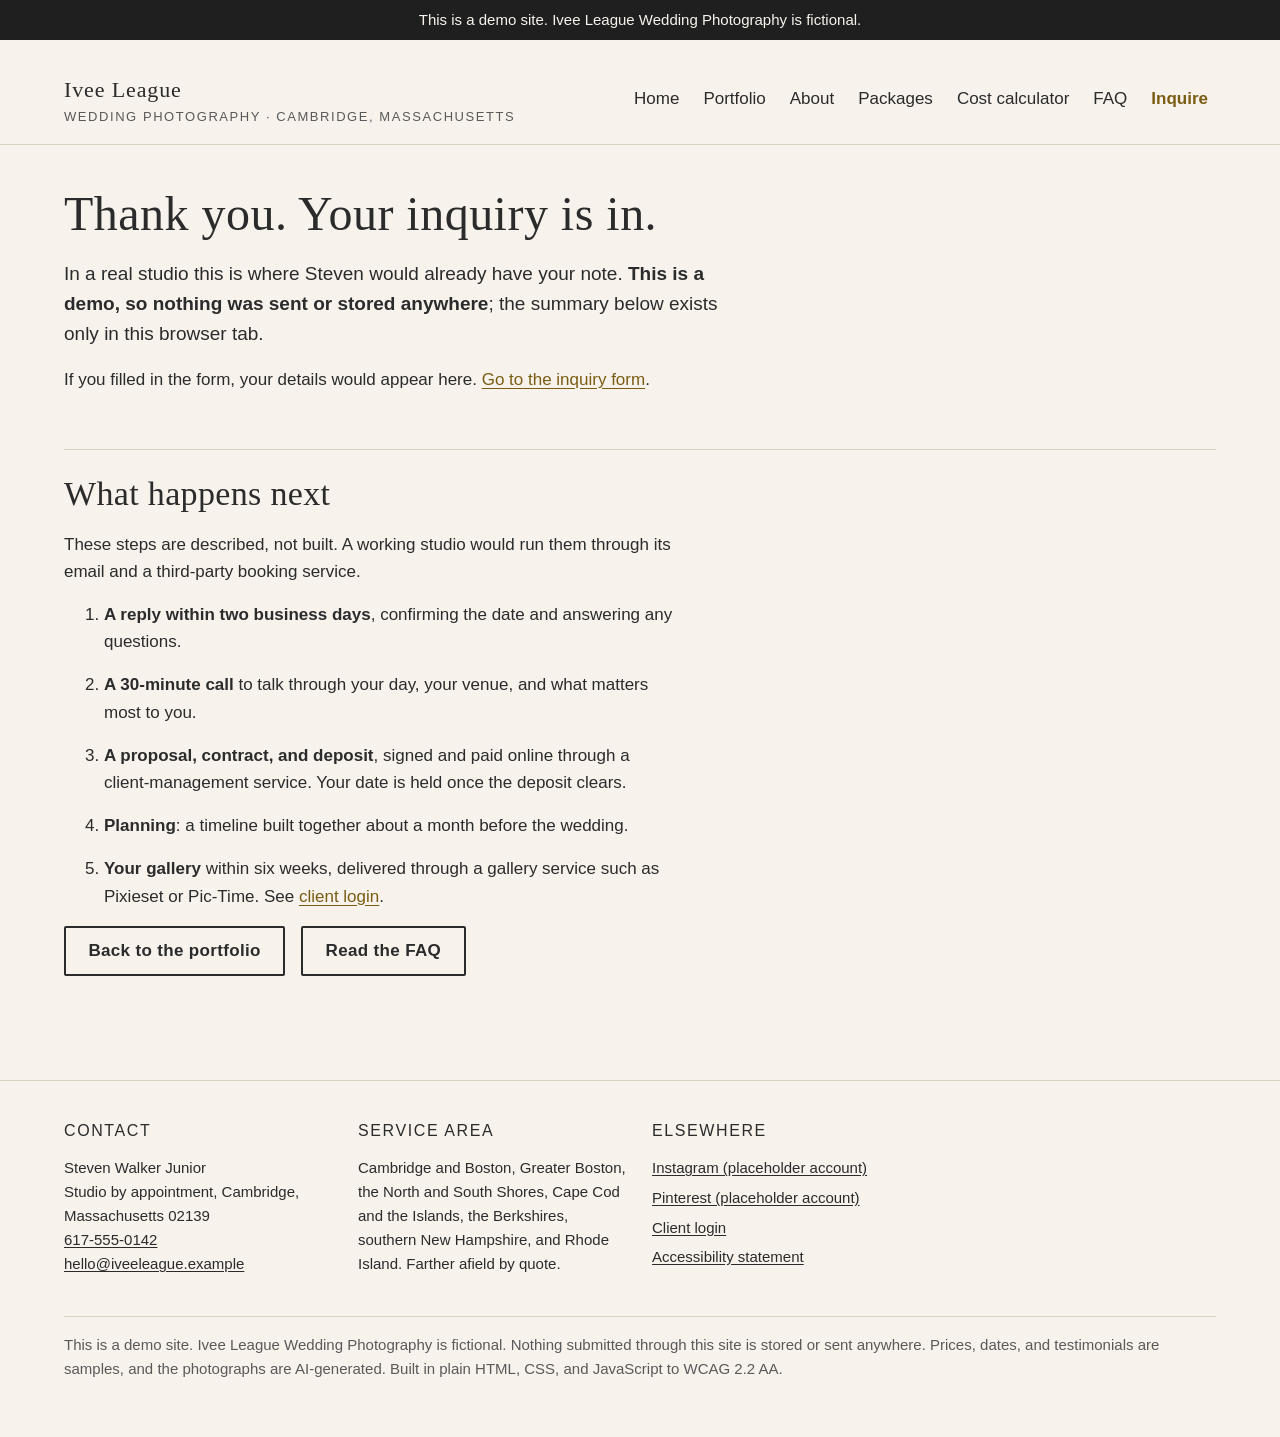
<file: confirmation.html>
<!DOCTYPE html>
<html lang="en">
<head>
  <meta charset="utf-8">
  <meta name="viewport" content="width=device-width, initial-scale=1">
  <title>Inquiry received · Ivee League Wedding Photography</title>
  <meta name="description" content="Your inquiry to Ivee League Wedding Photography. Demo site: nothing was sent.">
  <link rel="stylesheet" href="css/site.css">
</head>
<body>
  <a class="skip-link" href="#main">Skip to main content</a>

  <header class="site-header">
    <p class="demo-notice">This is a demo site. Ivee League Wedding Photography is fictional.</p>
    <div class="container">
      <a class="brand" href="index.html">Ivee League <small>Wedding Photography · Cambridge, Massachusetts</small></a>
      <nav class="site-nav" aria-label="Main">
        <ul>
        <li><a href="index.html">Home</a></li>
        <li><a href="portfolio.html">Portfolio</a></li>
        <li><a href="about.html">About</a></li>
        <li><a href="packages.html">Packages</a></li>
        <li><a href="calculator.html">Cost calculator</a></li>
        <li><a href="faq.html">FAQ</a></li>
        <li><a href="inquire.html" class="nav-cta">Inquire</a></li>
        </ul>
      </nav>
    </div>
  </header>

  <main id="main" tabindex="-1">

    <section class="container">
      <h1>Thank you. Your inquiry is in.</h1>
      <p class="lede">In a real studio this is where Steven would already have your note. <strong>This is a demo, so nothing was sent or stored anywhere</strong>; the summary below exists only in this browser tab.</p>

      <div id="inquiry-summary" hidden>
        <h2>What you sent</h2>
        <dl id="summary-list" class="summary-list"></dl>
      </div>
      <p id="no-summary">If you filled in the form, your details would appear here. <a href="inquire.html">Go to the inquiry form</a>.</p>
    </section>

    <section class="container rule-top" aria-labelledby="next-steps">
      <h2 id="next-steps">What happens next</h2>
      <p class="narrow">These steps are described, not built. A working studio would run them through its email and a third-party booking service.</p>
      <ol class="narrow flow">
        <li><strong>A reply within two business days</strong>, confirming the date and answering any questions.</li>
        <li><strong>A 30-minute call</strong> to talk through your day, your venue, and what matters most to you.</li>
        <li><strong>A proposal, contract, and deposit</strong>, signed and paid online through a client-management service. Your date is held once the deposit clears.</li>
        <li><strong>Planning</strong>: a timeline built together about a month before the wedding.</li>
        <li><strong>Your gallery</strong> within six weeks, delivered through a gallery service such as Pixieset or Pic-Time. See <a href="client-login.html">client login</a>.</li>
      </ol>
      <div class="cta-row">
        <a class="button button-outline" href="portfolio.html">Back to the portfolio</a>
        <a class="button button-outline" href="faq.html">Read the FAQ</a>
      </div>
    </section>

  </main>

  <footer class="site-footer">
    <div class="container">
      <div>
        <h2>Contact</h2>
        <address>
          Steven Walker Junior<br>
          Studio by appointment, Cambridge, Massachusetts 02139<br>
          <a href="tel:+16175550142">617-555-0142</a><br>
          <a href="mailto:hello@iveeleague.example">hello@iveeleague.example</a>
        </address>
      </div>
      <div>
        <h2>Service area</h2>
        <p>Cambridge and Boston, Greater Boston, the North and South Shores, Cape Cod and the Islands, the Berkshires, southern New Hampshire, and Rhode Island. Farther afield by quote.</p>
      </div>
      <div>
        <h2>Elsewhere</h2>
        <ul>
          <li><a href="https://www.instagram.com/iveeleague.demo">Instagram (placeholder account)</a></li>
          <li><a href="https://www.pinterest.com/iveeleaguedemo">Pinterest (placeholder account)</a></li>
          <li><a href="client-login.html">Client login</a></li>
          <li><a href="accessibility.html">Accessibility statement</a></li>
        </ul>
      </div>
      <p class="footer-legal">This is a demo site. Ivee League Wedding Photography is fictional. Nothing submitted through this site is stored or sent anywhere. Prices, dates, and testimonials are samples, and the photographs are AI-generated. Built in plain HTML, CSS, and JavaScript to WCAG 2.2 AA.</p>
    </div>
  </footer>
  <script type="module" src="js/confirmation.js"></script>
</body>
</html>
</file>
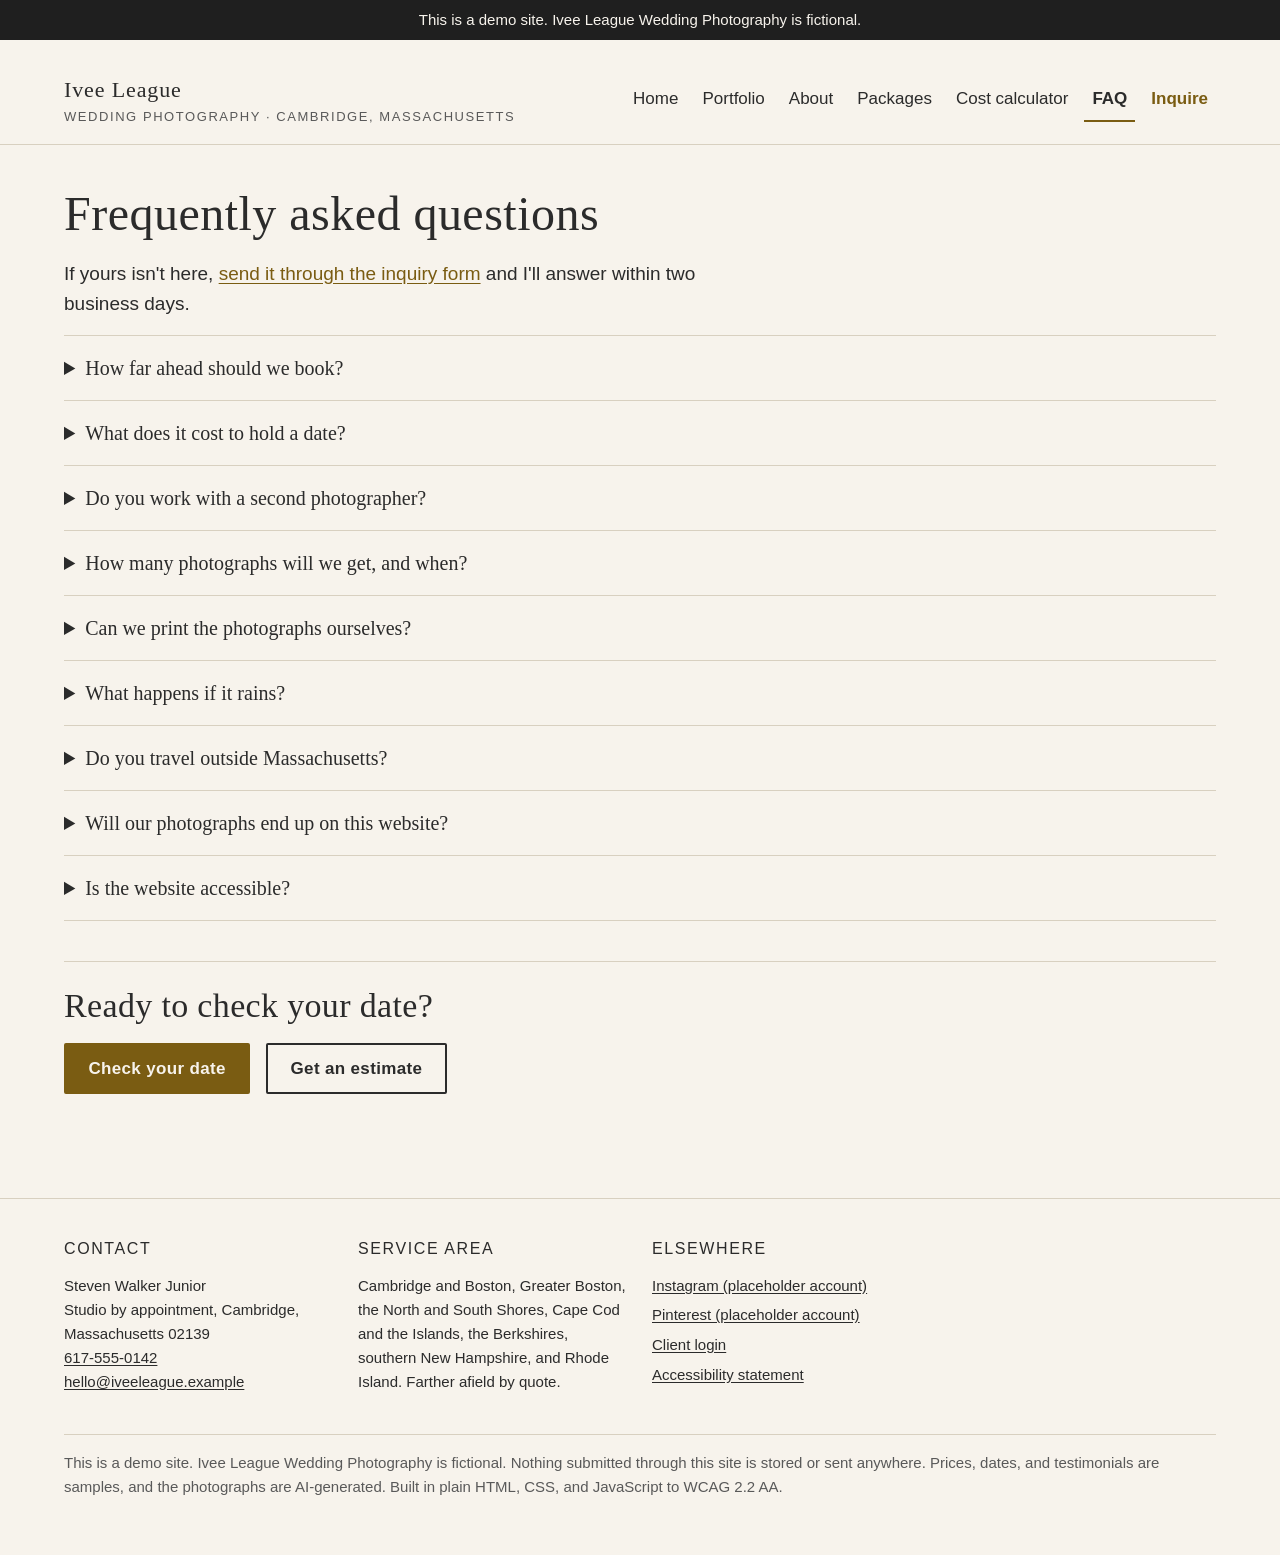
<file: faq.html>
<!DOCTYPE html>
<html lang="en">
<head>
  <meta charset="utf-8">
  <meta name="viewport" content="width=device-width, initial-scale=1">
  <title>FAQ · Ivee League Wedding Photography</title>
  <meta name="description" content="Answers to common questions about booking Ivee League Wedding Photography: deposits, timelines, galleries, second photographers, and rain.">
  <link rel="stylesheet" href="css/site.css">
</head>
<body>
  <a class="skip-link" href="#main">Skip to main content</a>

  <header class="site-header">
    <p class="demo-notice">This is a demo site. Ivee League Wedding Photography is fictional.</p>
    <div class="container">
      <a class="brand" href="index.html">Ivee League <small>Wedding Photography · Cambridge, Massachusetts</small></a>
      <nav class="site-nav" aria-label="Main">
        <ul>
        <li><a href="index.html">Home</a></li>
        <li><a href="portfolio.html">Portfolio</a></li>
        <li><a href="about.html">About</a></li>
        <li><a href="packages.html">Packages</a></li>
        <li><a href="calculator.html">Cost calculator</a></li>
        <li><a href="faq.html" aria-current="page">FAQ</a></li>
        <li><a href="inquire.html" class="nav-cta">Inquire</a></li>
        </ul>
      </nav>
    </div>
  </header>

  <main id="main" tabindex="-1">

    <section class="container">
      <h1>Frequently asked questions</h1>
      <p class="lede narrow">If yours isn't here, <a href="inquire.html">send it through the inquiry form</a> and I'll answer within two business days.</p>

      <details>
        <summary>How far ahead should we book?</summary>
        <p>Most couples book 9 to 14 months out. Peak Saturdays from May through October go first. Weekday and off-season dates are often open inside six months. The <a href="inquire.html#date-checker">date checker</a> gives you an instant answer for any date in the next two years.</p>
      </details>
      <details>
        <summary>What does it cost to hold a date?</summary>
        <p>A signed agreement and a 25 percent retainer hold the date. The balance is due two weeks before the wedding. (In this demo nothing is actually booked or charged.)</p>
      </details>
      <details>
        <summary>Do you work with a second photographer?</summary>
        <p>On request. A second photographer is worth it above about 120 guests, when both partners are getting ready in different places, or when the ceremony and reception run in parallel. It's a $600 add-on on Half Day and Full Day packages.</p>
      </details>
      <details>
        <summary>How many photographs will we get, and when?</summary>
        <p>There's no cap. A full day usually lands between 600 and 900 edited photographs. You'll see a preview of around 30 within a week and the full online gallery within six weeks (four for elopements).</p>
      </details>
      <details>
        <summary>Can we print the photographs ourselves?</summary>
        <p>Yes. Every package includes a print release for personal use. The gallery also offers prints and albums from a lab I trust, but you're never required to use it.</p>
      </details>
      <details>
        <summary>What happens if it rains?</summary>
        <p>We shoot anyway. Overcast light is kind to portraits, and a good rain photograph beats a nervous dry one. I carry clear umbrellas, and we'll have a covered backup spot in the timeline for any outdoor portrait session.</p>
      </details>
      <details>
        <summary>Do you travel outside Massachusetts?</summary>
        <p>Gladly. The service area covers most of New England, with flat travel fees by distance. Farther than that is quoted per wedding, including lodging. The <a href="calculator.html">cost calculator</a> shows the bands.</p>
      </details>
      <details>
        <summary>Will our photographs end up on this website?</summary>
        <p>Only with your written permission, asked after delivery, never as a condition of booking. (This demo uses licensed stock images and no real clients.)</p>
      </details>
      <details>
        <summary>Is the website accessible?</summary>
        <p>That's the goal: WCAG 2.2 Level AA on every page, tested with axe and by keyboard. The <a href="accessibility.html">accessibility statement</a> lists known issues and how to report one.</p>
      </details>
    </section>

    <section class="container rule-top" aria-labelledby="faq-next">
      <h2 id="faq-next">Ready to check your date?</h2>
      <div class="cta-row">
        <a class="button button-gold" href="inquire.html#date-checker">Check your date</a>
        <a class="button button-outline" href="calculator.html">Get an estimate</a>
      </div>
    </section>

  </main>

  <footer class="site-footer">
    <div class="container">
      <div>
        <h2>Contact</h2>
        <address>
          Steven Walker Junior<br>
          Studio by appointment, Cambridge, Massachusetts 02139<br>
          <a href="tel:+16175550142">617-555-0142</a><br>
          <a href="mailto:hello@iveeleague.example">hello@iveeleague.example</a>
        </address>
      </div>
      <div>
        <h2>Service area</h2>
        <p>Cambridge and Boston, Greater Boston, the North and South Shores, Cape Cod and the Islands, the Berkshires, southern New Hampshire, and Rhode Island. Farther afield by quote.</p>
      </div>
      <div>
        <h2>Elsewhere</h2>
        <ul>
          <li><a href="https://www.instagram.com/iveeleague.demo">Instagram (placeholder account)</a></li>
          <li><a href="https://www.pinterest.com/iveeleaguedemo">Pinterest (placeholder account)</a></li>
          <li><a href="client-login.html">Client login</a></li>
          <li><a href="accessibility.html">Accessibility statement</a></li>
        </ul>
      </div>
      <p class="footer-legal">This is a demo site. Ivee League Wedding Photography is fictional. Nothing submitted through this site is stored or sent anywhere. Prices, dates, and testimonials are samples, and the photographs are AI-generated. Built in plain HTML, CSS, and JavaScript to WCAG 2.2 AA.</p>
    </div>
  </footer>
</body>
</html>
</file>
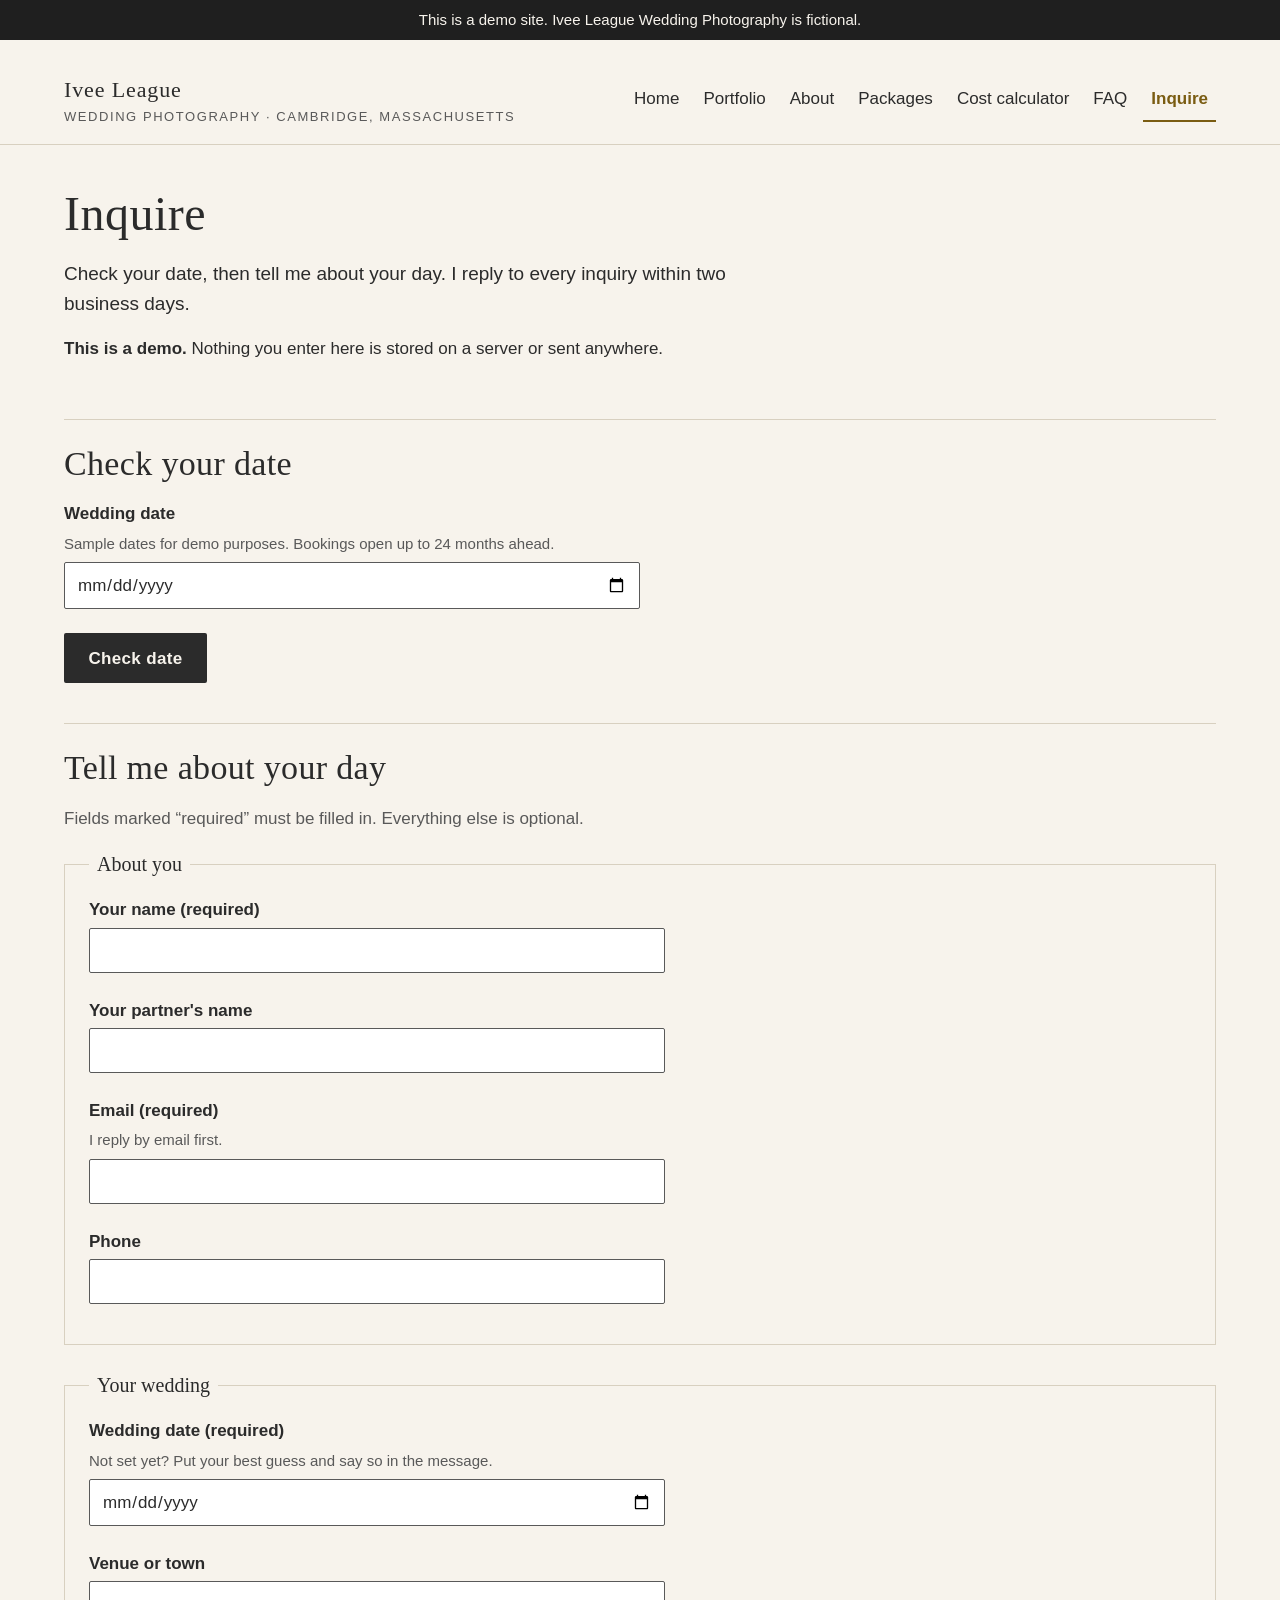
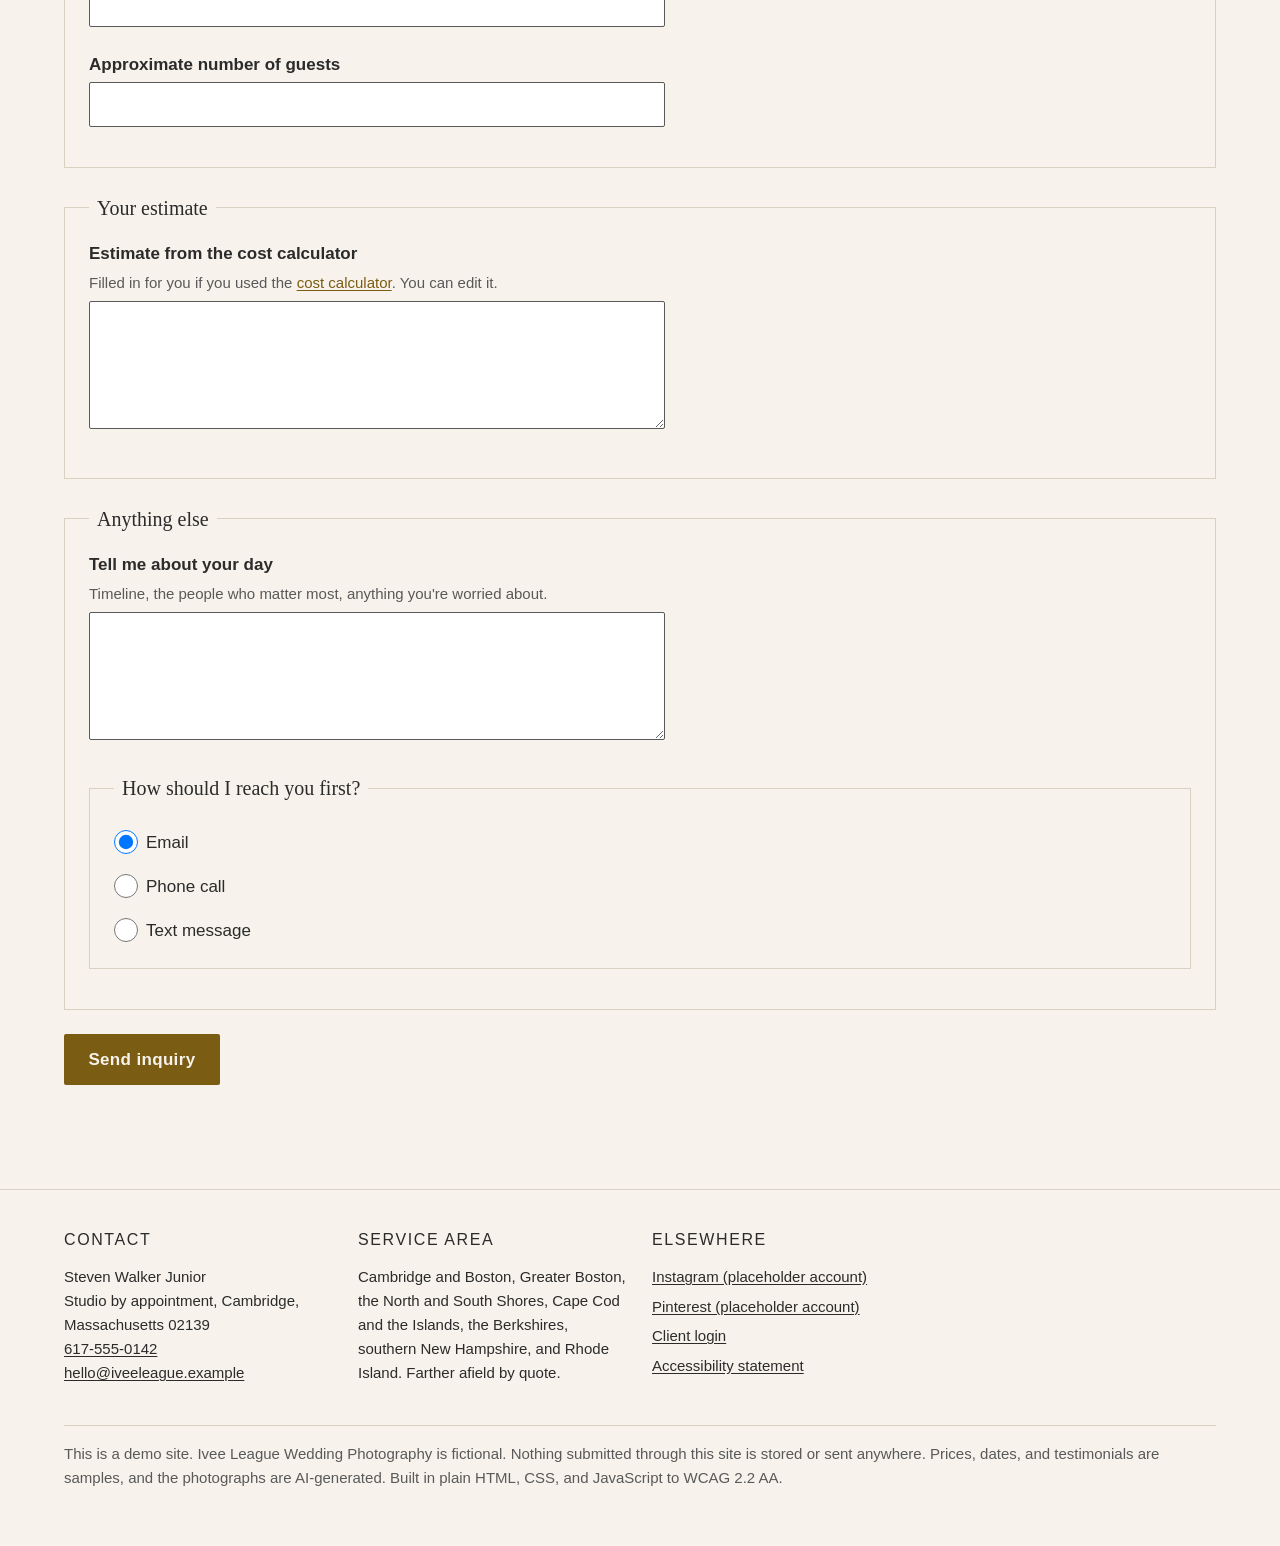
<file: inquire.html>
<!DOCTYPE html>
<html lang="en">
<head>
  <meta charset="utf-8">
  <meta name="viewport" content="width=device-width, initial-scale=1">
  <title>Inquire · Ivee League Wedding Photography</title>
  <meta name="description" content="Check whether your wedding date is open and send an inquiry to Ivee League Wedding Photography in Cambridge, Massachusetts. Demo site: nothing is sent.">
  <link rel="stylesheet" href="css/site.css">
</head>
<body>
  <a class="skip-link" href="#main">Skip to main content</a>

  <header class="site-header">
    <p class="demo-notice">This is a demo site. Ivee League Wedding Photography is fictional.</p>
    <div class="container">
      <a class="brand" href="index.html">Ivee League <small>Wedding Photography · Cambridge, Massachusetts</small></a>
      <nav class="site-nav" aria-label="Main">
        <ul>
        <li><a href="index.html">Home</a></li>
        <li><a href="portfolio.html">Portfolio</a></li>
        <li><a href="about.html">About</a></li>
        <li><a href="packages.html">Packages</a></li>
        <li><a href="calculator.html">Cost calculator</a></li>
        <li><a href="faq.html">FAQ</a></li>
        <li><a href="inquire.html" aria-current="page" class="nav-cta">Inquire</a></li>
        </ul>
      </nav>
    </div>
  </header>

  <main id="main" tabindex="-1">

    <section class="container">
      <h1>Inquire</h1>
      <p class="lede">Check your date, then tell me about your day. I reply to every inquiry within two business days.</p>
      <p><strong>This is a demo.</strong> Nothing you enter here is stored on a server or sent anywhere.</p>
    </section>

    <section class="container rule-top" id="date-checker" aria-labelledby="date-checker-heading">
      <h2 id="date-checker-heading">Check your date</h2>
      <form id="date-form" class="narrow" novalidate>
        <div class="field">
          <label for="check-date">Wedding date</label>
          <span class="hint" id="check-date-hint">Sample dates for demo purposes. Bookings open up to 24 months ahead.</span>
          <input type="date" id="check-date" aria-describedby="check-date-hint">
        </div>
        <button type="submit" class="button">Check date</button>
      </form>
      <div id="date-result" class="result narrow" aria-live="polite"></div>
      <noscript><p>The date checker needs JavaScript. Put your date in the form below and I'll confirm it by email.</p></noscript>
    </section>

    <section class="container rule-top" id="inquiry-form" aria-labelledby="inquiry-heading">
      <h2 id="inquiry-heading">Tell me about your day</h2>
      <p class="required-note">Fields marked “required” must be filled in. Everything else is optional.</p>

      <div id="error-summary" class="error-summary" tabindex="-1" hidden>
        <h3 id="error-summary-heading">There is a problem with your inquiry</h3>
        <ul id="error-list"></ul>
      </div>

      <!-- Personal fields have no name attribute on purpose: if JavaScript fails,
           the fallback submit must not put anyone's details into a URL. -->
      <form id="inquiry" action="confirmation.html" method="get" novalidate>
        <fieldset>
          <legend>About you</legend>
          <div class="field">
            <label for="name">Your name (required)</label>
            <input type="text" id="name" autocomplete="name" required aria-describedby="name-error">
            <p class="error-text" id="name-error" hidden></p>
          </div>
          <div class="field">
            <label for="partner">Your partner's name</label>
            <input type="text" id="partner" autocomplete="off">
          </div>
          <div class="field">
            <label for="email">Email (required)</label>
            <span class="hint" id="email-hint">I reply by email first.</span>
            <input type="email" id="email" autocomplete="email" required aria-describedby="email-hint email-error">
            <p class="error-text" id="email-error" hidden></p>
          </div>
          <div class="field">
            <label for="phone">Phone</label>
            <input type="tel" id="phone" autocomplete="tel">
          </div>
        </fieldset>

        <fieldset>
          <legend>Your wedding</legend>
          <div class="field">
            <label for="wedding-date">Wedding date (required)</label>
            <span class="hint" id="wedding-date-hint">Not set yet? Put your best guess and say so in the message.</span>
            <input type="date" id="wedding-date" required aria-describedby="wedding-date-hint wedding-date-error">
            <p class="error-text" id="wedding-date-error" hidden></p>
          </div>
          <div class="field">
            <label for="venue">Venue or town</label>
            <input type="text" id="venue">
          </div>
          <div class="field">
            <label for="guests">Approximate number of guests</label>
            <input type="number" id="guests" inputmode="numeric" min="1" max="1000">
          </div>
        </fieldset>

        <fieldset>
          <legend>Your estimate</legend>
          <div class="field">
            <label for="estimate-text">Estimate from the cost calculator</label>
            <span class="hint" id="estimate-hint">Filled in for you if you used the <a href="calculator.html" id="calc-link">cost calculator</a>. You can edit it.</span>
            <textarea id="estimate-text" rows="3" aria-describedby="estimate-hint"></textarea>
          </div>
        </fieldset>

        <fieldset>
          <legend>Anything else</legend>
          <div class="field">
            <label for="message">Tell me about your day</label>
            <span class="hint" id="message-hint">Timeline, the people who matter most, anything you're worried about.</span>
            <textarea id="message" aria-describedby="message-hint"></textarea>
          </div>
          <fieldset>
            <legend>How should I reach you first?</legend>
            <label class="choice"><input type="radio" name="contact" value="email" checked> Email</label>
            <label class="choice"><input type="radio" name="contact" value="phone"> Phone call</label>
            <label class="choice"><input type="radio" name="contact" value="text"> Text message</label>
          </fieldset>
        </fieldset>

        <button type="submit" class="button button-gold">Send inquiry</button>
      </form>
    </section>

  </main>

  <footer class="site-footer">
    <div class="container">
      <div>
        <h2>Contact</h2>
        <address>
          Steven Walker Junior<br>
          Studio by appointment, Cambridge, Massachusetts 02139<br>
          <a href="tel:+16175550142">617-555-0142</a><br>
          <a href="mailto:hello@iveeleague.example">hello@iveeleague.example</a>
        </address>
      </div>
      <div>
        <h2>Service area</h2>
        <p>Cambridge and Boston, Greater Boston, the North and South Shores, Cape Cod and the Islands, the Berkshires, southern New Hampshire, and Rhode Island. Farther afield by quote.</p>
      </div>
      <div>
        <h2>Elsewhere</h2>
        <ul>
          <li><a href="https://www.instagram.com/iveeleague.demo">Instagram (placeholder account)</a></li>
          <li><a href="https://www.pinterest.com/iveeleaguedemo">Pinterest (placeholder account)</a></li>
          <li><a href="client-login.html">Client login</a></li>
          <li><a href="accessibility.html">Accessibility statement</a></li>
        </ul>
      </div>
      <p class="footer-legal">This is a demo site. Ivee League Wedding Photography is fictional. Nothing submitted through this site is stored or sent anywhere. Prices, dates, and testimonials are samples, and the photographs are AI-generated. Built in plain HTML, CSS, and JavaScript to WCAG 2.2 AA.</p>
    </div>
  </footer>
  <script type="module" src="js/date-checker.js"></script>
  <script type="module" src="js/inquiry.js"></script>
</body>
</html>
</file>
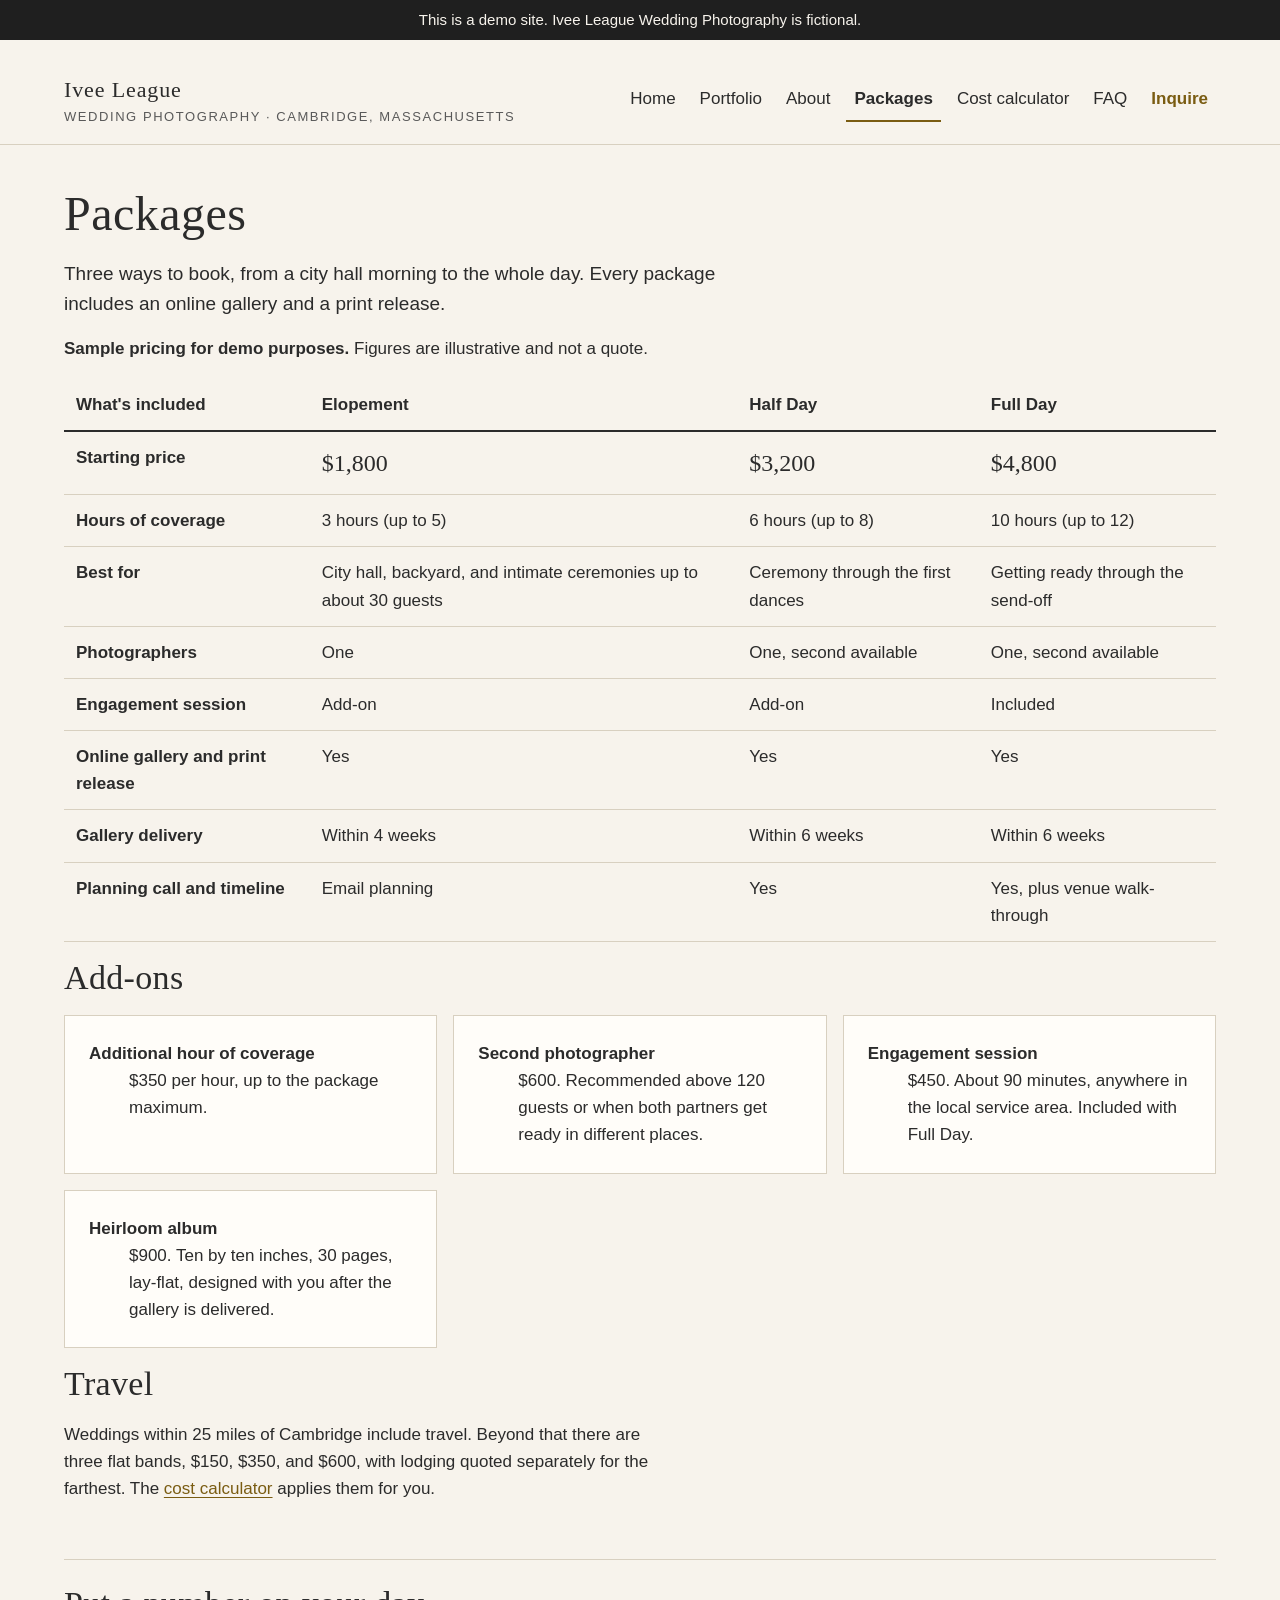
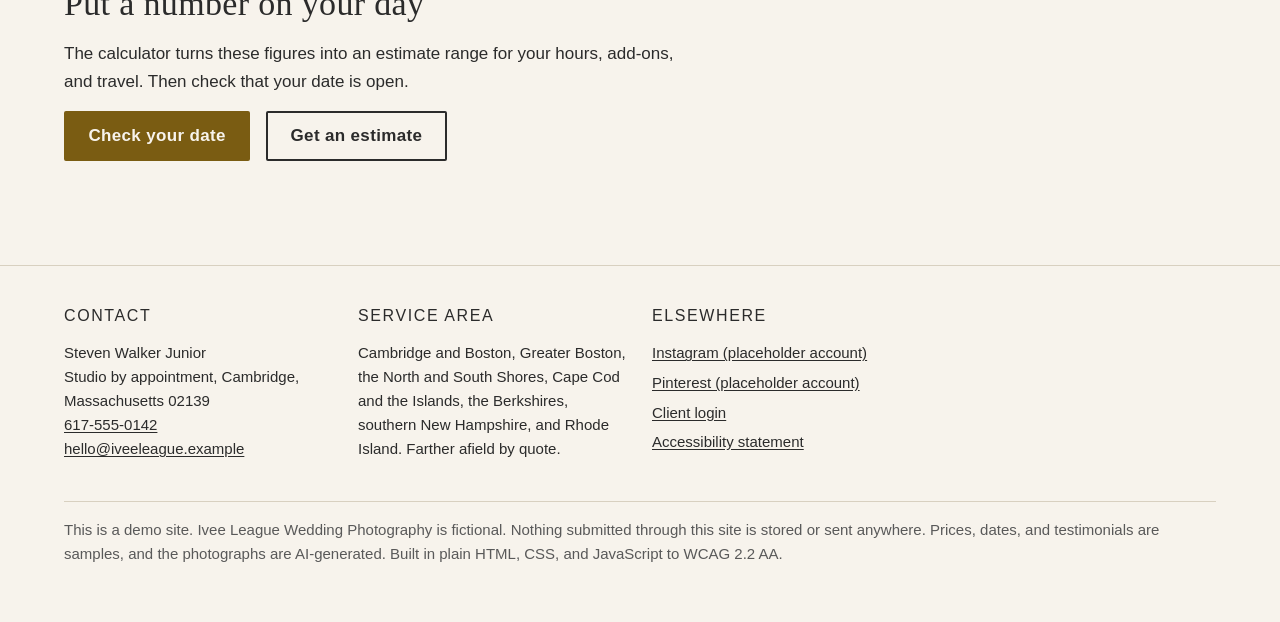
<file: packages.html>
<!DOCTYPE html>
<html lang="en">
<head>
  <meta charset="utf-8">
  <meta name="viewport" content="width=device-width, initial-scale=1">
  <title>Packages · Ivee League Wedding Photography</title>
  <meta name="description" content="Three wedding photography packages from Ivee League Wedding Photography in Cambridge, Massachusetts: Elopement, Half Day, and Full Day. Sample pricing for demo purposes.">
  <link rel="stylesheet" href="css/site.css">
</head>
<body>
  <a class="skip-link" href="#main">Skip to main content</a>

  <header class="site-header">
    <p class="demo-notice">This is a demo site. Ivee League Wedding Photography is fictional.</p>
    <div class="container">
      <a class="brand" href="index.html">Ivee League <small>Wedding Photography · Cambridge, Massachusetts</small></a>
      <nav class="site-nav" aria-label="Main">
        <ul>
        <li><a href="index.html">Home</a></li>
        <li><a href="portfolio.html">Portfolio</a></li>
        <li><a href="about.html">About</a></li>
        <li><a href="packages.html" aria-current="page">Packages</a></li>
        <li><a href="calculator.html">Cost calculator</a></li>
        <li><a href="faq.html">FAQ</a></li>
        <li><a href="inquire.html" class="nav-cta">Inquire</a></li>
        </ul>
      </nav>
    </div>
  </header>

  <main id="main" tabindex="-1">

    <section class="container">
      <h1>Packages</h1>
      <p class="lede">Three ways to book, from a city hall morning to the whole day. Every package includes an online gallery and a print release.</p>
      <p><strong>Sample pricing for demo purposes.</strong> Figures are illustrative and not a quote.</p>

      <div class="table-wrap" tabindex="0" role="region" aria-label="Package comparison, scrolls sideways on small screens">
        <table>
          <caption class="visually-hidden">Comparison of the three wedding photography packages</caption>
          <thead>
            <tr>
              <th scope="col">What's included</th>
              <th scope="col">Elopement</th>
              <th scope="col">Half Day</th>
              <th scope="col">Full Day</th>
            </tr>
          </thead>
          <tbody>
            <tr>
              <th scope="row">Starting price</th>
              <td><span class="price">$1,800</span></td>
              <td><span class="price">$3,200</span></td>
              <td><span class="price">$4,800</span></td>
            </tr>
            <tr>
              <th scope="row">Hours of coverage</th>
              <td>3 hours (up to 5)</td>
              <td>6 hours (up to 8)</td>
              <td>10 hours (up to 12)</td>
            </tr>
            <tr>
              <th scope="row">Best for</th>
              <td>City hall, backyard, and intimate ceremonies up to about 30 guests</td>
              <td>Ceremony through the first dances</td>
              <td>Getting ready through the send-off</td>
            </tr>
            <tr>
              <th scope="row">Photographers</th>
              <td>One</td>
              <td>One, second available</td>
              <td>One, second available</td>
            </tr>
            <tr>
              <th scope="row">Engagement session</th>
              <td>Add-on</td>
              <td>Add-on</td>
              <td>Included</td>
            </tr>
            <tr>
              <th scope="row">Online gallery and print release</th>
              <td>Yes</td>
              <td>Yes</td>
              <td>Yes</td>
            </tr>
            <tr>
              <th scope="row">Gallery delivery</th>
              <td>Within 4 weeks</td>
              <td>Within 6 weeks</td>
              <td>Within 6 weeks</td>
            </tr>
            <tr>
              <th scope="row">Planning call and timeline</th>
              <td>Email planning</td>
              <td>Yes</td>
              <td>Yes, plus venue walk-through</td>
            </tr>
          </tbody>
        </table>
      </div>

      <h2>Add-ons</h2>
      <dl class="card-grid">
        <div class="card"><dt><strong>Additional hour of coverage</strong></dt><dd>$350 per hour, up to the package maximum.</dd></div>
        <div class="card"><dt><strong>Second photographer</strong></dt><dd>$600. Recommended above 120 guests or when both partners get ready in different places.</dd></div>
        <div class="card"><dt><strong>Engagement session</strong></dt><dd>$450. About 90 minutes, anywhere in the local service area. Included with Full Day.</dd></div>
        <div class="card"><dt><strong>Heirloom album</strong></dt><dd>$900. Ten by ten inches, 30 pages, lay-flat, designed with you after the gallery is delivered.</dd></div>
      </dl>

      <h2>Travel</h2>
      <p class="narrow">Weddings within 25 miles of Cambridge include travel. Beyond that there are three flat bands, $150, $350, and $600, with lodging quoted separately for the farthest. The <a href="calculator.html">cost calculator</a> applies them for you.</p>
    </section>

    <section class="container rule-top" aria-labelledby="packages-next">
      <h2 id="packages-next">Put a number on your day</h2>
      <p class="narrow">The calculator turns these figures into an estimate range for your hours, add-ons, and travel. Then check that your date is open.</p>
      <div class="cta-row">
        <a class="button button-gold" href="inquire.html#date-checker">Check your date</a>
        <a class="button button-outline" href="calculator.html">Get an estimate</a>
      </div>
    </section>

  </main>

  <footer class="site-footer">
    <div class="container">
      <div>
        <h2>Contact</h2>
        <address>
          Steven Walker Junior<br>
          Studio by appointment, Cambridge, Massachusetts 02139<br>
          <a href="tel:+16175550142">617-555-0142</a><br>
          <a href="mailto:hello@iveeleague.example">hello@iveeleague.example</a>
        </address>
      </div>
      <div>
        <h2>Service area</h2>
        <p>Cambridge and Boston, Greater Boston, the North and South Shores, Cape Cod and the Islands, the Berkshires, southern New Hampshire, and Rhode Island. Farther afield by quote.</p>
      </div>
      <div>
        <h2>Elsewhere</h2>
        <ul>
          <li><a href="https://www.instagram.com/iveeleague.demo">Instagram (placeholder account)</a></li>
          <li><a href="https://www.pinterest.com/iveeleaguedemo">Pinterest (placeholder account)</a></li>
          <li><a href="client-login.html">Client login</a></li>
          <li><a href="accessibility.html">Accessibility statement</a></li>
        </ul>
      </div>
      <p class="footer-legal">This is a demo site. Ivee League Wedding Photography is fictional. Nothing submitted through this site is stored or sent anywhere. Prices, dates, and testimonials are samples, and the photographs are AI-generated. Built in plain HTML, CSS, and JavaScript to WCAG 2.2 AA.</p>
    </div>
  </footer>
</body>
</html>
</file>
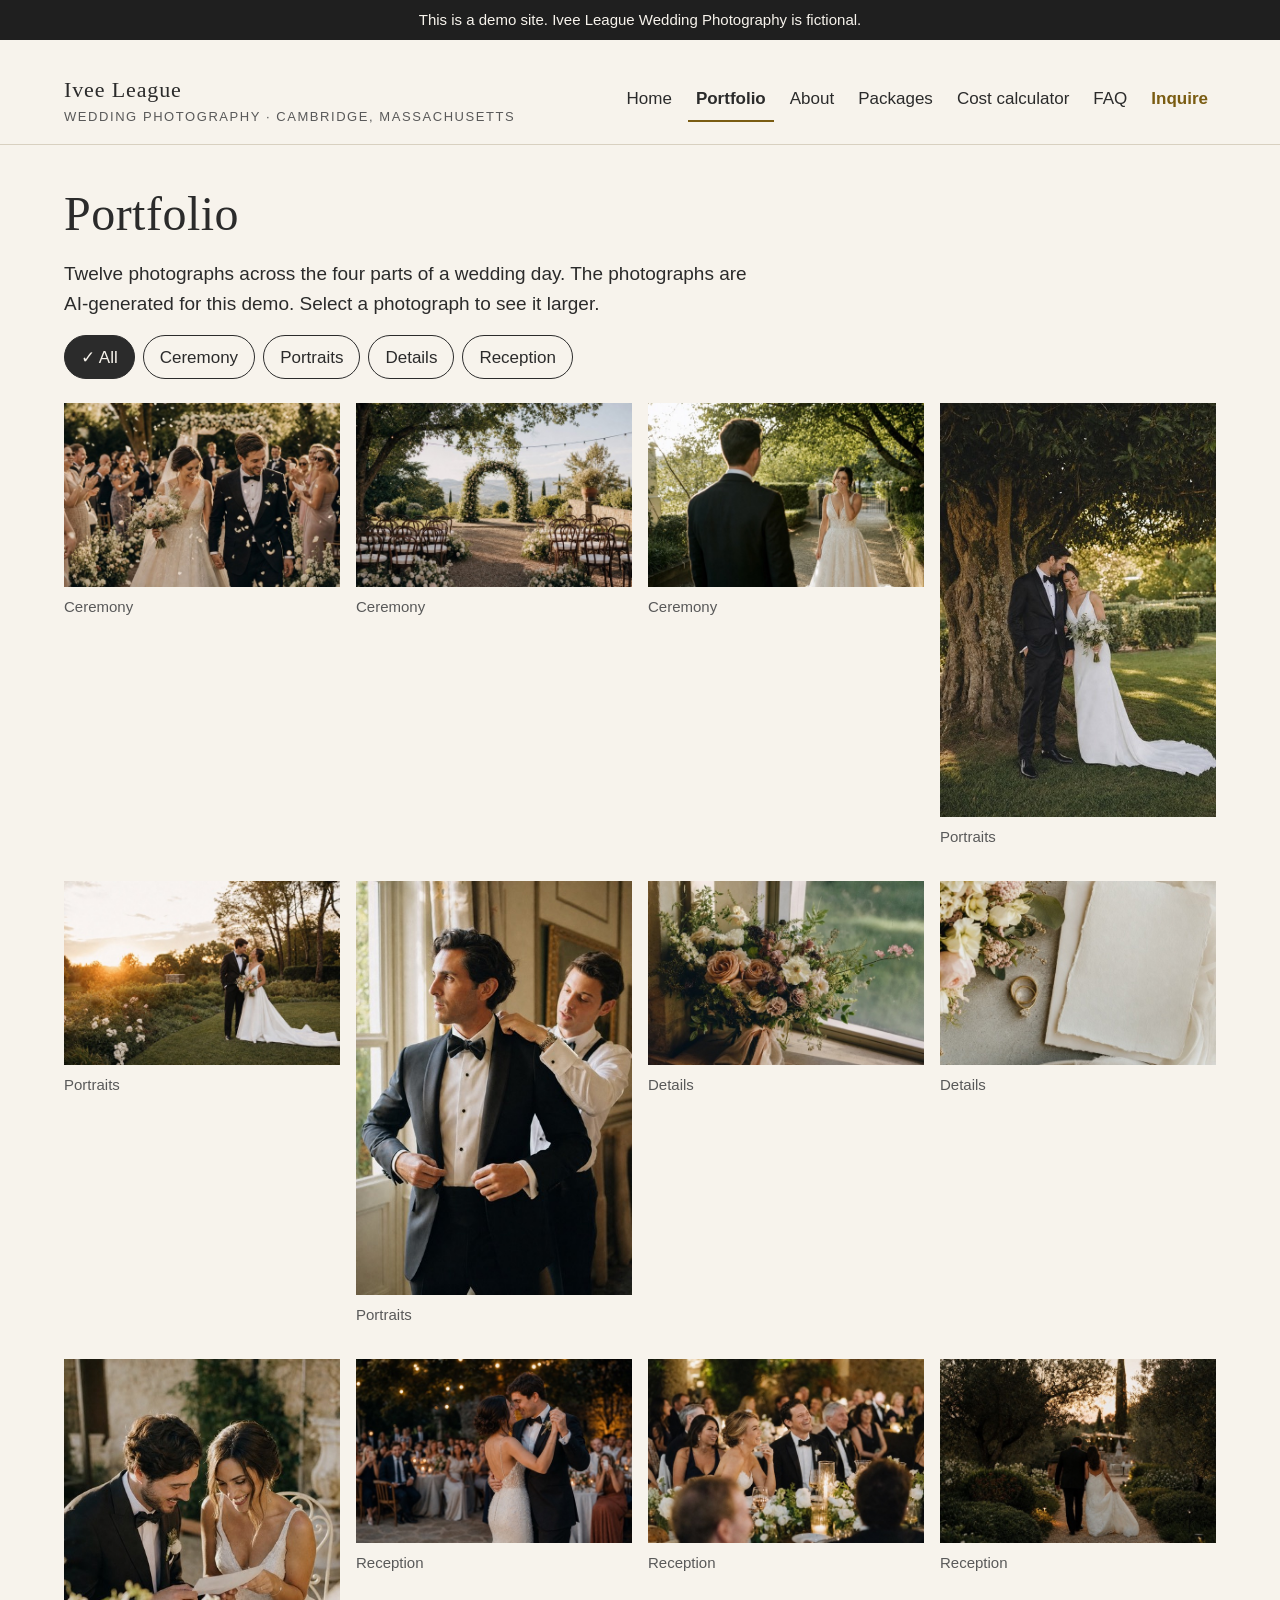
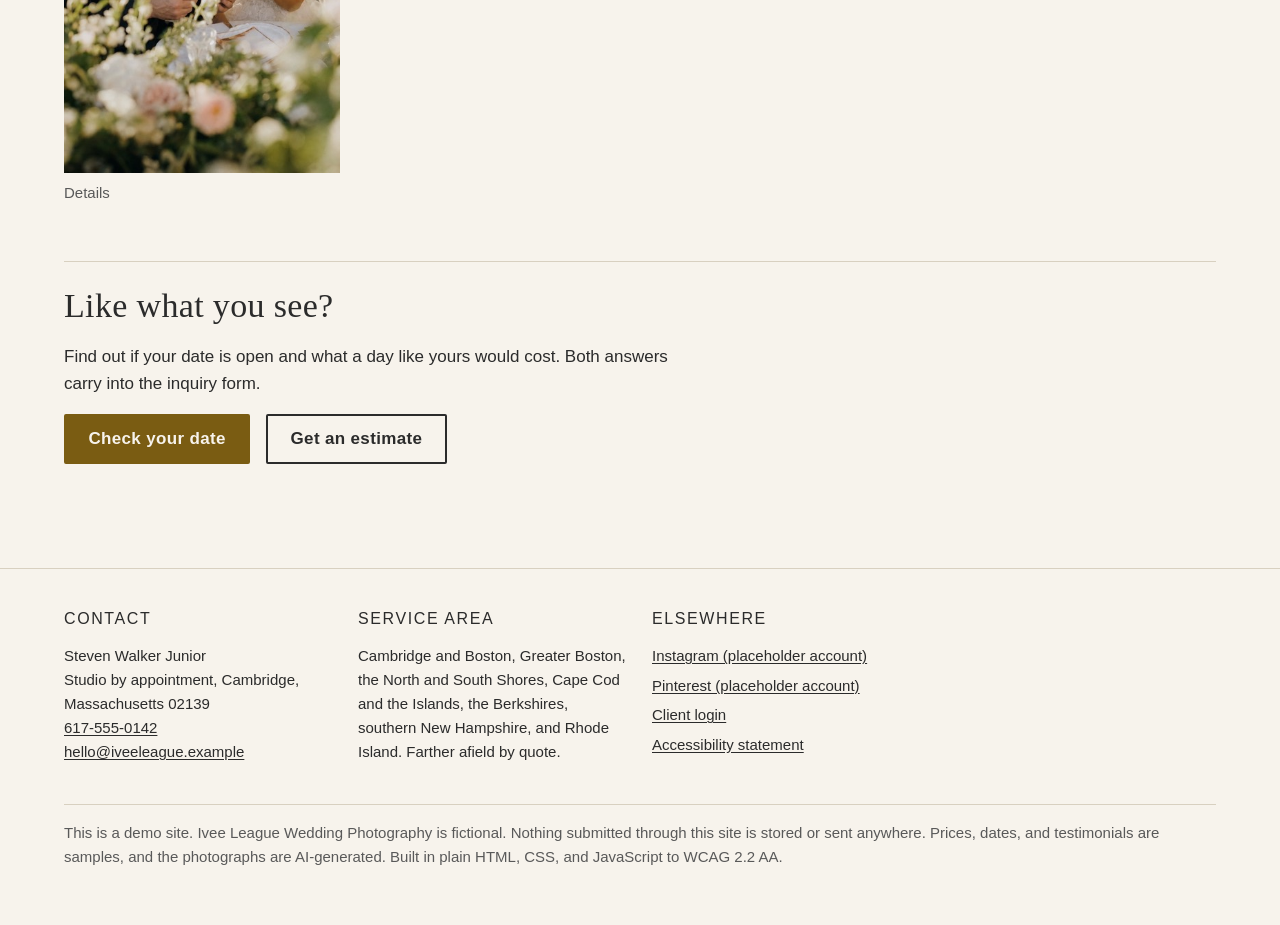
<file: portfolio.html>
<!DOCTYPE html>
<html lang="en">
<head>
  <meta charset="utf-8">
  <meta name="viewport" content="width=device-width, initial-scale=1">
  <title>Portfolio · Ivee League Wedding Photography</title>
  <meta name="description" content="Wedding photographs by Steven Walker Junior: ceremonies, portraits, details, and receptions across Cambridge, Boston, and New England.">
  <link rel="stylesheet" href="css/site.css">
</head>
<body>
  <a class="skip-link" href="#main">Skip to main content</a>

  <header class="site-header">
    <p class="demo-notice">This is a demo site. Ivee League Wedding Photography is fictional.</p>
    <div class="container">
      <a class="brand" href="index.html">Ivee League <small>Wedding Photography · Cambridge, Massachusetts</small></a>
      <nav class="site-nav" aria-label="Main">
        <ul>
        <li><a href="index.html">Home</a></li>
        <li><a href="portfolio.html" aria-current="page">Portfolio</a></li>
        <li><a href="about.html">About</a></li>
        <li><a href="packages.html">Packages</a></li>
        <li><a href="calculator.html">Cost calculator</a></li>
        <li><a href="faq.html">FAQ</a></li>
        <li><a href="inquire.html" class="nav-cta">Inquire</a></li>
        </ul>
      </nav>
    </div>
  </header>

  <main id="main" tabindex="-1">

    <section class="container">
      <h1>Portfolio</h1>
      <p class="lede">Twelve photographs across the four parts of a wedding day. The photographs are AI-generated for this demo. Select a photograph to see it larger.</p>
      <ul class="photo-grid" id="portfolio-grid">
        <li data-category="ceremony"><figure><img src="images/ceremony-01-600.jpg" srcset="images/ceremony-01-600.jpg 600w, images/ceremony-01.jpg 1152w" sizes="(max-width: 40rem) 100vw, 24rem" data-full="images/ceremony-01.jpg" width="1152" height="768" loading="lazy" alt="Just married, the couple walks back up the aisle laughing as guests on both sides throw petals."><figcaption>Ceremony</figcaption></figure></li>
        <li data-category="ceremony"><figure><img src="images/ceremony-02-600.jpg" srcset="images/ceremony-02-600.jpg 600w, images/ceremony-02.jpg 1152w" sizes="(max-width: 40rem) 100vw, 24rem" data-full="images/ceremony-02.jpg" width="1152" height="768" loading="lazy" alt="An outdoor ceremony set before it begins: rows of wooden chairs facing an arch of greenery and white flowers, hills beyond."><figcaption>Ceremony</figcaption></figure></li>
        <li data-category="ceremony"><figure><img src="images/ceremony-03-600.jpg" srcset="images/ceremony-03-600.jpg 600w, images/ceremony-03.jpg 1152w" sizes="(max-width: 40rem) 100vw, 24rem" data-full="images/ceremony-03.jpg" width="1152" height="768" loading="lazy" alt="The first look: the groom, seen from behind, turns to find the bride walking toward him down a garden path, hand to her chest, smiling."><figcaption>Ceremony</figcaption></figure></li>
        <li data-category="portraits" class="portrait"><figure><img src="images/portraits-01-600.jpg" srcset="images/portraits-01-600.jpg 600w, images/portraits-01.jpg 1152w" sizes="(max-width: 40rem) 100vw, 24rem" data-full="images/portraits-01.jpg" width="768" height="1152" loading="lazy" alt="The couple stands beneath a huge old tree, the bride leaning her head toward the groom, her train spread across the lawn."><figcaption>Portraits</figcaption></figure></li>
        <li data-category="portraits"><figure><img src="images/portraits-02-600.jpg" srcset="images/portraits-02-600.jpg 600w, images/portraits-02.jpg 1152w" sizes="(max-width: 40rem) 100vw, 24rem" data-full="images/portraits-02.jpg" width="1152" height="768" loading="lazy" alt="A bride and groom stand close in a garden at sunset, white roses in the foreground and the sun low behind the trees."><figcaption>Portraits</figcaption></figure></li>
        <li data-category="portraits" class="portrait"><figure><img src="images/portraits-03-600.jpg" srcset="images/portraits-03-600.jpg 600w, images/portraits-03.jpg 1152w" sizes="(max-width: 40rem) 100vw, 24rem" data-full="images/portraits-03.jpg" width="768" height="1152" loading="lazy" alt="A groomsman fastens the groom's bow tie by a tall window while the groom buttons his jacket and looks away."><figcaption>Portraits</figcaption></figure></li>
        <li data-category="details"><figure><img src="images/details-01-600.jpg" srcset="images/details-01-600.jpg 600w, images/details-01.jpg 768w" sizes="(max-width: 40rem) 100vw, 24rem" data-full="images/details-01.jpg" width="768" height="768" loading="lazy" alt="A bouquet of dusty-pink roses, white sweet peas, and trailing greenery rests on a stone windowsill, silk ribbons hanging down."><figcaption>Details</figcaption></figure></li>
        <li data-category="details"><figure><img src="images/details-02-600.jpg" srcset="images/details-02-600.jpg 600w, images/details-02.jpg 768w" sizes="(max-width: 40rem) 100vw, 24rem" data-full="images/details-02.jpg" width="768" height="768" loading="lazy" alt="Two gold wedding bands sit on handmade paper beside cream flowers and a fold of chiffon."><figcaption>Details</figcaption></figure></li>
        <li data-category="details" class="portrait"><figure><img src="images/details-03-600.jpg" srcset="images/details-03-600.jpg 600w, images/details-03.jpg 1152w" sizes="(max-width: 40rem) 100vw, 24rem" data-full="images/details-03.jpg" width="768" height="1152" loading="lazy" alt="Seated together before the ceremony, the bride smiles down at a handwritten letter the groom holds out to her."><figcaption>Details</figcaption></figure></li>
        <li data-category="reception"><figure><img src="images/reception-01-600.jpg" srcset="images/reception-01-600.jpg 600w, images/reception-01.jpg 1152w" sizes="(max-width: 40rem) 100vw, 24rem" data-full="images/reception-01.jpg" width="1152" height="768" loading="lazy" alt="The couple's first dance under strings of lights, foreheads touching, guests watching from candlelit tables."><figcaption>Reception</figcaption></figure></li>
        <li data-category="reception"><figure><img src="images/reception-02-600.jpg" srcset="images/reception-02-600.jpg 600w, images/reception-02.jpg 1152w" sizes="(max-width: 40rem) 100vw, 24rem" data-full="images/reception-02.jpg" width="1152" height="768" loading="lazy" alt="Guests at a long candlelit table laugh during the toasts, the bride and groom at the center."><figcaption>Reception</figcaption></figure></li>
        <li data-category="reception"><figure><img src="images/reception-03-600.jpg" srcset="images/reception-03-600.jpg 600w, images/reception-03.jpg 1152w" sizes="(max-width: 40rem) 100vw, 24rem" data-full="images/reception-03.jpg" width="1152" height="768" loading="lazy" alt="Seen from behind, the couple walks hand in hand down a gravel path at dusk toward a lit terrace, cypress trees overhead."><figcaption>Reception</figcaption></figure></li>
      </ul>
    </section>

    <section class="container rule-top" aria-labelledby="portfolio-next">
      <h2 id="portfolio-next">Like what you see?</h2>
      <p class="narrow">Find out if your date is open and what a day like yours would cost. Both answers carry into the inquiry form.</p>
      <div class="cta-row">
        <a class="button button-gold" href="inquire.html#date-checker">Check your date</a>
        <a class="button button-outline" href="calculator.html">Get an estimate</a>
      </div>
    </section>

  </main>

  <footer class="site-footer">
    <div class="container">
      <div>
        <h2>Contact</h2>
        <address>
          Steven Walker Junior<br>
          Studio by appointment, Cambridge, Massachusetts 02139<br>
          <a href="tel:+16175550142">617-555-0142</a><br>
          <a href="mailto:hello@iveeleague.example">hello@iveeleague.example</a>
        </address>
      </div>
      <div>
        <h2>Service area</h2>
        <p>Cambridge and Boston, Greater Boston, the North and South Shores, Cape Cod and the Islands, the Berkshires, southern New Hampshire, and Rhode Island. Farther afield by quote.</p>
      </div>
      <div>
        <h2>Elsewhere</h2>
        <ul>
          <li><a href="https://www.instagram.com/iveeleague.demo">Instagram (placeholder account)</a></li>
          <li><a href="https://www.pinterest.com/iveeleaguedemo">Pinterest (placeholder account)</a></li>
          <li><a href="client-login.html">Client login</a></li>
          <li><a href="accessibility.html">Accessibility statement</a></li>
        </ul>
      </div>
      <p class="footer-legal">This is a demo site. Ivee League Wedding Photography is fictional. Nothing submitted through this site is stored or sent anywhere. Prices, dates, and testimonials are samples, and the photographs are AI-generated. Built in plain HTML, CSS, and JavaScript to WCAG 2.2 AA.</p>
    </div>
  </footer>
  <script type="module" src="js/portfolio-filters.js"></script>
  <script type="module" src="js/lightbox.js"></script>
</body>
</html>
</file>
<file: css/site.css>
/* Ivee League Wedding Photography — site styles
   Palette and type are tokens so the whole site can be re-tuned in one place.
   Contrast (WCAG 2.2 AA): charcoal on ivory 12.8:1, gold on ivory 5.6:1,
   ivory on gold 5.6:1, muted text on ivory 6.3:1. */

:root {
  --ivory: #F7F3EC;
  --ivory-deep: #EFE8DB;
  --charcoal: #2B2B2B;
  --charcoal-deep: #1F1F1F;
  --muted: #595959;
  --gold: #7A5C12;
  --gold-soft: #C9B27A;   /* decorative rules only, never text */
  --rule: #D8D0C0;
  --error: #9B1C1C;       /* 7.6:1 on ivory */
  --success: #1F5E3A;     /* 7.3:1 on ivory */
  --focus: #1F4FA3;       /* 6.7:1 on ivory, 3:1+ against every surface */

  --font-serif: "Iowan Old Style", "Palatino Linotype", Palatino, Georgia, "Times New Roman", serif;
  --font-sans: -apple-system, BlinkMacSystemFont, "Segoe UI", Roboto, "Helvetica Neue", Arial, sans-serif;

  --measure: 65ch;
  --space-1: 0.5rem;
  --space-2: 1rem;
  --space-3: 1.5rem;
  --space-4: 2.5rem;
  --space-5: 4rem;
  --radius: 2px;
  --target: 44px;         /* comfortably above the 24px minimum (2.5.8) */
}

/* ---- Reset and base ---- */
*, *::before, *::after { box-sizing: border-box; }
html { -webkit-text-size-adjust: 100%; scroll-behavior: smooth; }
body {
  margin: 0;
  background: var(--ivory);
  color: var(--charcoal);
  font-family: var(--font-sans);
  font-size: 1.0625rem;
  line-height: 1.6;
}
img, svg, picture { max-width: 100%; height: auto; display: block; }
h1, h2, h3, h4 {
  font-family: var(--font-serif);
  font-weight: 400;
  line-height: 1.2;
  margin: 0 0 var(--space-2);
  letter-spacing: 0.01em;
}
h1 { font-size: clamp(2rem, 5vw, 3rem); }
h2 { font-size: clamp(1.5rem, 3.5vw, 2.125rem); }
h3 { font-size: 1.3125rem; }
p, ul, ol, dl, table, figure { margin: 0 0 var(--space-2); }
a { color: var(--gold); text-decoration: underline; text-underline-offset: 0.15em; }
a:hover { color: var(--charcoal); }
hr { border: 0; border-top: 1px solid var(--rule); margin: var(--space-4) 0; }
code { font-family: ui-monospace, Menlo, Consolas, monospace; font-size: 0.95em; }
small, .muted { color: var(--muted); }
.lede { font-size: 1.1875rem; max-width: var(--measure); }

/* ---- Focus: visible everywhere, never clipped by sticky header ---- */
:focus-visible {
  outline: 3px solid var(--focus);
  outline-offset: 3px;
  box-shadow: 0 0 0 6px var(--ivory);
}
:target { scroll-margin-top: 6rem; }
[id] { scroll-margin-top: 6rem; }

/* ---- Motion: nothing moves unless the reader allows it ---- */
@media (prefers-reduced-motion: reduce) {
  html { scroll-behavior: auto; }
  *, *::before, *::after { animation: none !important; transition: none !important; }
}

/* ---- Utilities ---- */
.visually-hidden {
  position: absolute !important;
  width: 1px; height: 1px;
  padding: 0; margin: -1px;
  overflow: hidden; clip: rect(0 0 0 0); clip-path: inset(50%);
  white-space: nowrap; border: 0;
}
.container { width: min(100% - 2rem, 72rem); margin-inline: auto; }
.narrow { max-width: var(--measure); }
.flow > * + * { margin-top: var(--space-2); }
.center { text-align: center; }
.rule-top { border-top: 1px solid var(--rule); padding-top: var(--space-3); }

/* ---- Skip link ---- */
.skip-link {
  position: absolute; top: 0; left: 0;
  padding: var(--space-1) var(--space-2);
  background: var(--charcoal); color: var(--ivory);
  transform: translateY(-120%);
  z-index: 100;
}
.skip-link:focus { transform: none; outline-offset: -3px; }

/* ---- Demo notice ---- */
.demo-notice {
  background: var(--charcoal-deep);
  color: var(--ivory);
  font-size: 0.9375rem;
  text-align: center;
  padding: var(--space-1) var(--space-2);
}
.demo-notice a { color: var(--ivory); }

/* ---- Header and navigation ---- */
.site-header {
  border-bottom: 1px solid var(--rule);
  background: var(--ivory);
}
.site-header .container {
  display: flex; flex-wrap: wrap; align-items: center; justify-content: space-between;
  gap: var(--space-2); padding-block: var(--space-2);
}
.brand {
  font-family: var(--font-serif); font-size: 1.375rem; letter-spacing: 0.04em;
  color: var(--charcoal); text-decoration: none;
}
.brand small { display: block; font-family: var(--font-sans); font-size: 0.8125rem; letter-spacing: 0.12em; text-transform: uppercase; }
.site-nav ul { list-style: none; margin: 0; padding: 0; display: flex; flex-wrap: wrap; gap: 0 var(--space-1); }
.site-nav a {
  display: inline-flex; align-items: center; min-height: var(--target);
  padding: 0 var(--space-1); color: var(--charcoal); text-decoration: none;
  border-bottom: 2px solid transparent;
}
.site-nav a:hover { border-bottom-color: var(--gold-soft); }
.site-nav a[aria-current="page"] { border-bottom-color: var(--gold); font-weight: 600; }
.site-nav .nav-cta { color: var(--gold); font-weight: 600; }

/* ---- Buttons ---- */
.button {
  display: inline-flex; align-items: center; justify-content: center;
  min-height: var(--target); padding: 0.6rem 1.4rem;
  font: inherit; font-weight: 600; letter-spacing: 0.02em;
  background: var(--charcoal); color: var(--ivory);
  border: 2px solid var(--charcoal); border-radius: var(--radius);
  text-decoration: none; cursor: pointer;
}
.button:hover { background: var(--charcoal-deep); color: var(--ivory); }
.button-gold { background: var(--gold); border-color: var(--gold); }
.button-gold:hover { background: #5E4609; border-color: #5E4609; }
.button-outline { background: transparent; color: var(--charcoal); }
.button-outline:hover { background: var(--ivory-deep); color: var(--charcoal); }
.button:disabled, .button[aria-disabled="true"] { opacity: 0.55; cursor: not-allowed; }
.cta-row { display: flex; flex-wrap: wrap; gap: var(--space-2); }

/* ---- Hero: overlay keeps text at 4.5:1 regardless of the photo ---- */
.hero { position: relative; isolation: isolate; color: var(--ivory); }
.hero img { width: 100%; height: min(70vh, 640px); object-fit: cover; }
.hero::after {
  content: ""; position: absolute; inset: 0; z-index: 1;
  background: linear-gradient(to top, rgba(31,31,31,0.88) 0%, rgba(31,31,31,0.65) 55%, rgba(31,31,31,0.35) 100%);
}
.hero-text {
  position: absolute; inset: auto 0 0 0; z-index: 2;
  padding: var(--space-4) 0;
}
.hero-text h1, .hero-text p { color: var(--ivory); text-shadow: 0 1px 2px rgba(0,0,0,0.5); }
.hero-text p { font-size: 1.25rem; max-width: 40ch; }

/* ---- Sections ---- */
section { padding-block: var(--space-4); }
.section-title { display: flex; align-items: center; gap: var(--space-2); }
.section-title::after { content: ""; flex: 1; height: 1px; background: var(--rule); }

/* ---- Photo grid and cards ---- */
.photo-grid {
  display: grid; gap: var(--space-2);
  grid-template-columns: repeat(auto-fill, minmax(min(100%, 16rem), 1fr));
  list-style: none; padding: 0; margin: 0;
}
.photo-grid img { aspect-ratio: 3 / 2; object-fit: cover; width: 100%; background: var(--ivory-deep); }
.photo-grid .portrait img { aspect-ratio: 2 / 3; }
.photo-grid button {
  display: block; width: 100%; padding: 0; border: 0; background: none; cursor: pointer;
}
.photo-grid figcaption { font-size: 0.9375rem; color: var(--muted); margin-top: var(--space-1); }

.card {
  border: 1px solid var(--rule); padding: var(--space-3); background: #FFFDF9;
}
.card-grid { display: grid; gap: var(--space-2); grid-template-columns: repeat(auto-fit, minmax(min(100%, 18rem), 1fr)); }

/* ---- Filter chips (aria-pressed shows state, not color alone) ---- */
.filters { display: flex; flex-wrap: wrap; gap: var(--space-1); margin-bottom: var(--space-3); }
.chip {
  min-height: var(--target); padding: 0.4rem 1rem;
  font: inherit; background: transparent; color: var(--charcoal);
  border: 1px solid var(--charcoal); border-radius: 999px; cursor: pointer;
}
.chip[aria-pressed="true"] { background: var(--charcoal); color: var(--ivory); }
.chip[aria-pressed="true"]::before { content: "✓ "; }

/* ---- Testimonial ---- */
.testimonial { border-left: 3px solid var(--gold-soft); padding-left: var(--space-3); max-width: var(--measure); }
.testimonial blockquote { margin: 0; font-family: var(--font-serif); font-size: 1.25rem; }
.testimonial .label { display: block; font-size: 0.8125rem; letter-spacing: 0.1em; text-transform: uppercase; color: var(--muted); margin-bottom: var(--space-1); }

/* ---- Tables ---- */
table { border-collapse: collapse; width: 100%; }
th, td { text-align: left; padding: 0.75rem; border-bottom: 1px solid var(--rule); vertical-align: top; }
th { font-weight: 600; }
thead th { border-bottom: 2px solid var(--charcoal); }
.table-wrap { overflow-x: auto; }
.price { font-family: var(--font-serif); font-size: 1.5rem; }

/* ---- Forms ---- */
fieldset { border: 1px solid var(--rule); padding: var(--space-2) var(--space-3); margin: 0 0 var(--space-3); }
legend { font-family: var(--font-serif); font-size: 1.25rem; padding: 0 var(--space-1); }
.field { margin-bottom: var(--space-3); max-width: 36rem; }
.field label, .field .label { display: block; font-weight: 600; margin-bottom: 0.25rem; }
.field .hint { display: block; color: var(--muted); font-size: 0.9375rem; margin-bottom: 0.4rem; }
input:not([type="checkbox"]):not([type="radio"]), select, textarea {
  width: 100%; min-height: var(--target); padding: 0.5rem 0.75rem;
  font: inherit; color: var(--charcoal); background: #fff;
  border: 1px solid var(--muted); border-radius: var(--radius);
}
textarea { min-height: 8rem; resize: vertical; }
input[type="checkbox"], input[type="radio"] { width: 1.5rem; height: 1.5rem; margin: 0 0.5rem 0 0; vertical-align: middle; }
.choice { display: flex; align-items: center; min-height: var(--target); font-weight: 400; }
.field.has-error input, .field.has-error select, .field.has-error textarea { border: 2px solid var(--error); }
.error-text { color: var(--error); font-weight: 600; margin-top: 0.35rem; }
.error-summary {
  border: 2px solid var(--error); padding: var(--space-2) var(--space-3); margin-bottom: var(--space-3);
  background: #FFF5F5;
}
.error-summary h2 { font-size: 1.25rem; color: var(--error); }
.error-summary a { color: var(--error); }
.required-note { color: var(--muted); }

/* ---- Stepper: buttons meet the 24px floor with room to spare ---- */
.stepper { display: inline-flex; align-items: stretch; }
.stepper input { width: 5rem; text-align: center; border-radius: 0; }
.stepper button {
  min-width: var(--target); min-height: var(--target); font: inherit; font-size: 1.25rem;
  background: var(--ivory-deep); color: var(--charcoal); border: 1px solid var(--muted); cursor: pointer;
}

/* ---- Live results ---- */
.result {
  border: 1px solid var(--rule); border-left: 4px solid var(--gold);
  padding: var(--space-2) var(--space-3); background: #FFFDF9; margin-block: var(--space-2);
}
.result:empty { display: none; }
.result[data-status="booked"] { border-left-color: var(--error); }
.result[data-status="available"] { border-left-color: var(--success); }
.estimate-total { font-family: var(--font-serif); font-size: 1.75rem; }

/* ---- FAQ ---- */
details { border-top: 1px solid var(--rule); }
details:last-of-type { border-bottom: 1px solid var(--rule); }
summary {
  cursor: pointer; padding: var(--space-2) 0; font-family: var(--font-serif); font-size: 1.25rem;
  min-height: var(--target); list-style-position: inside;
}
details > :not(summary) { max-width: var(--measure); }
details[open] summary { font-weight: 600; }

/* ---- Lightbox (modal dialog) ---- */
.lightbox { border: 0; padding: 0; background: transparent; max-width: min(96vw, 80rem); }
.lightbox::backdrop { background: rgba(31,31,31,0.92); }
.lightbox-inner { background: var(--charcoal-deep); color: var(--ivory); padding: var(--space-2); }
.lightbox img { max-height: 75vh; width: auto; margin-inline: auto; object-fit: contain; }
.lightbox-controls { display: flex; justify-content: space-between; align-items: center; gap: var(--space-2); margin-top: var(--space-2); }
.lightbox-controls button {
  min-width: var(--target); min-height: var(--target); padding: 0.5rem 1rem;
  font: inherit; background: var(--ivory); color: var(--charcoal); border: 2px solid var(--ivory); cursor: pointer;
}
.lightbox-controls button:focus-visible { outline-color: #FFD966; box-shadow: none; }
.lightbox figcaption { text-align: center; margin-top: var(--space-1); }

/* ---- Footer ---- */
.site-footer {
  border-top: 1px solid var(--rule); margin-top: var(--space-5);
  padding-block: var(--space-4); font-size: 0.9375rem;
}
.site-footer .container { display: grid; gap: var(--space-3); grid-template-columns: repeat(auto-fit, minmax(min(100%, 14rem), 1fr)); }
.site-footer h2 { font-size: 1rem; font-family: var(--font-sans); letter-spacing: 0.1em; text-transform: uppercase; }
.site-footer ul { list-style: none; padding: 0; }
.site-footer li { margin-bottom: 0.35rem; }
.site-footer a { color: var(--charcoal); }
.site-footer address { font-style: normal; }
.footer-legal { grid-column: 1 / -1; border-top: 1px solid var(--rule); padding-top: var(--space-2); color: var(--muted); }

/* ---- Small screens: 320px must work with no horizontal scroll ---- */
@media (max-width: 40rem) {
  .site-header .container { flex-direction: column; align-items: flex-start; }
  .hero img { height: 60vh; }
  .hero-text p { font-size: 1.125rem; }
  th, td { padding: 0.5rem; }
}

/* ---- Print ---- */
@media print {
  .demo-notice, .site-nav, .skip-link, .cta-row, .filters { display: none; }
  body { background: #fff; color: #000; }
}

/* ---- Page-specific ---- */
section.hero { padding: 0; }
.about-grid { display: grid; gap: var(--space-3); align-items: start; }
@media (min-width: 48rem) { .about-grid { grid-template-columns: minmax(0, 2fr) minmax(0, 1fr); } }
.stepper button[aria-disabled="true"] { color: var(--muted); cursor: not-allowed; }
.choice:has(input:disabled) { color: var(--muted); }
#estimate-breakdown { max-width: 36rem; margin-bottom: var(--space-3); }
.result[data-status="error"] { border-left-color: var(--error); }
.summary-list { display: grid; grid-template-columns: minmax(8rem, max-content) 1fr; gap: 0.5rem var(--space-2); max-width: 48rem; }
.summary-list dt { font-weight: 600; }
.summary-list dd { margin: 0; white-space: pre-line; overflow-wrap: anywhere; }
@media (max-width: 40rem) { .summary-list { grid-template-columns: 1fr; } .summary-list dd { margin-bottom: var(--space-1); } }
</file>
